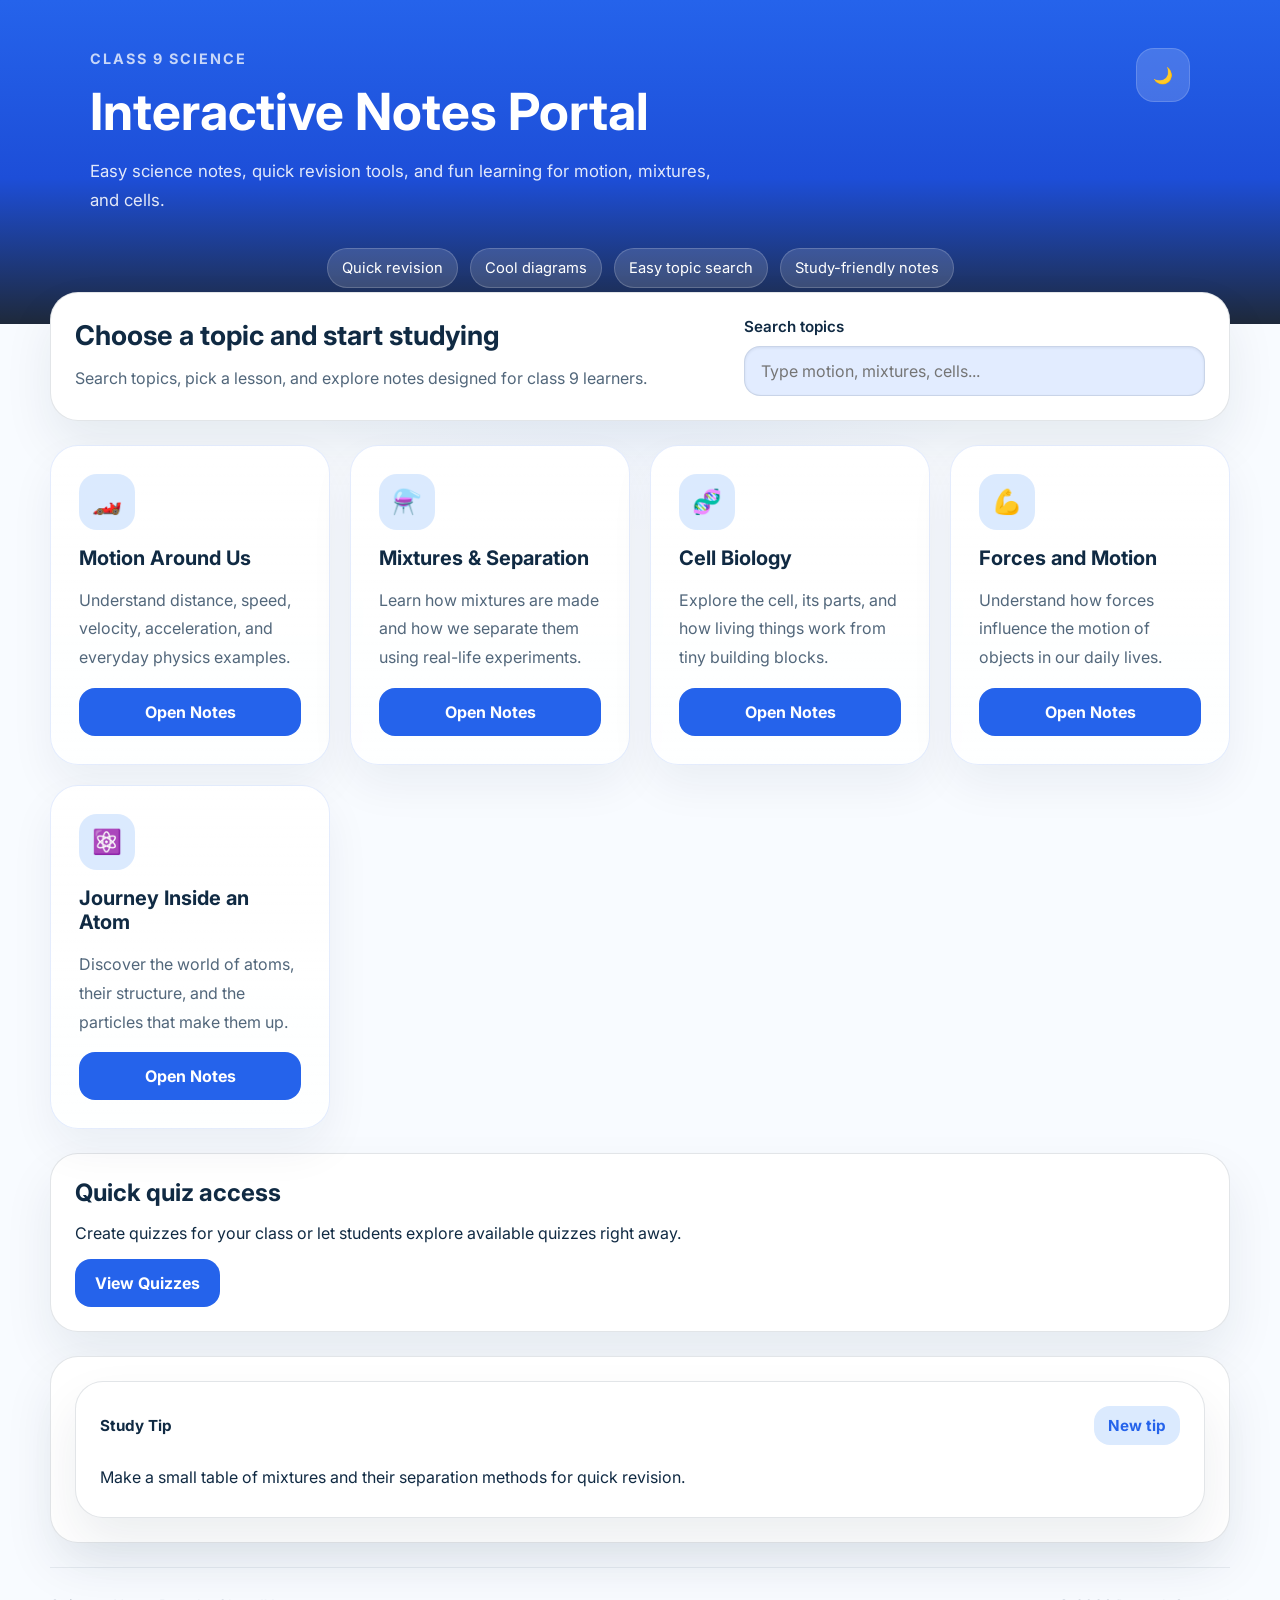
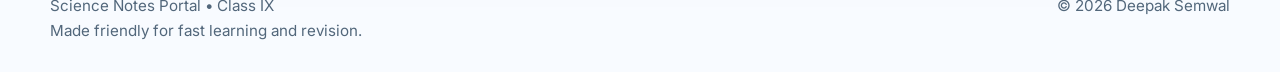
<file: index.html>
<!DOCTYPE html>
<html lang="en">

<head>
  <meta charset="UTF-8">
  <meta name="viewport" content="width=device-width, initial-scale=1.0">
  <title>Science Notes Portal</title>
  <link rel="preconnect" href="https://fonts.googleapis.com">
  <link rel="preconnect" href="https://fonts.gstatic.com" crossorigin>
  <link href="https://fonts.googleapis.com/css2?family=Inter:wght@400;500;600;700;800&display=swap" rel="stylesheet">
  <link rel="stylesheet" href="style.css">
  <script defer src="app.js"></script>
</head>

<body data-theme="light">

  <header class="hero">
    <div class="hero-content">
      <div>
        <span class="eyebrow">Class 9 Science</span>
        <h1>Interactive Notes Portal</h1>
        <p>Easy science notes, quick revision tools, and fun learning for motion, mixtures, and cells.</p>
      </div>
      <button id="themeToggle" class="theme-toggle" aria-label="Toggle theme">🌙</button>
    </div>
    <div class="hero-badges">
      <span>Quick revision</span>
      <span>Cool diagrams</span>
      <span>Easy topic search</span>
      <span>Study-friendly notes</span>
    </div>
  </header>

  <main class="container">
    <section class="panel intro-panel">
      <div class="panel-text">
        <h2>Choose a topic and start studying</h2>
        <p>Search topics, pick a lesson, and explore notes designed for class 9 learners.</p>
      </div>
      <div class="search-wrap">
        <label for="topicSearch">Search topics</label>
        <input id="topicSearch" type="search" placeholder="Type motion, mixtures, cells..." aria-label="Search topics">
      </div>
    </section>

    <section class="grid topics" aria-label="Topic cards">
      <article class="topic-card" data-title="Describing Motion Around Us"
        data-description="Distance Displacement Speed Velocity Acceleration">
        <div class="topic-icon">🏎️</div>
        <h3>Motion Around Us</h3>
        <p>Understand distance, speed, velocity, acceleration, and everyday physics examples.</p>
        <a href="notes/motion.html" class="btn">Open Notes</a>
      </article>

      <article class="topic-card" data-title="Exploring Mixtures and Their Separation"
        data-description="Separation techniques crystallisation distillation chromatography">
        <div class="topic-icon">⚗️</div>
        <h3>Mixtures & Separation</h3>
        <p>Learn how mixtures are made and how we separate them using real-life experiments.</p>
        <a href="notes/mixtures-separation.html" class="btn">Open Notes</a>
      </article>

      <article class="topic-card" data-title="Cell The Building Block of Life"
        data-description="Cell organelles membrane nucleus cytoplasm osmosis">
        <div class="topic-icon">🧬</div>
        <h3>Cell Biology</h3>
        <p>Explore the cell, its parts, and how living things work from tiny building blocks.</p>
        <a href="notes/cell_notes.html" class="btn">Open Notes</a>
      </article>

      <article class="topic-card" data-title="How Forces Affect Motion"
        data-description="Forces friction gravity motion">
        <div class="topic-icon">💪</div>
        <h3>Forces and Motion</h3>
        <p>Understand how forces influence the motion of objects in our daily lives.</p>
        <a href="notes/force.html" class="btn">Open Notes</a>
      </article>

      <article class="topic-card" data-title="Journey Inside an Atom"
        data-description="Atomic structure protons neutrons electrons periodic table">
        <div class="topic-icon">⚛️</div>
        <h3>Journey Inside an Atom</h3>
        <p>Discover the world of atoms, their structure, and the particles that make them up.</p>
        <a href="notes/atom.html" class="btn">Open Notes</a>
      </article>
    </section>

    <section class="panel quick-access-panel">
      <h2>Quick quiz access</h2>
      <p>Create quizzes for your class or let students explore available quizzes right away.</p>
      <div class="quick-links">

        <a href="quizzes.html" class="btn">View Quizzes</a>
      </div>
    </section>

    <section class="panel interactive-panel">
      <div class="interactive-card">
        <div class="card-header">
          <span>Study Tip</span>
          <button id="newTip" class="mini-btn">New tip</button>
        </div>
        <p id="studyTip">Loading a helpful study tip...</p>
      </div>
    </section>
  </main>

  <footer class="footer">
    <div>
      <p>Science Notes Portal • Class IX</p>
      <p>Made friendly for fast learning and revision.</p>
    </div>
    <p>© 2026 Deepak Semwal</p>
  </footer>

</body>

</html>
</file>
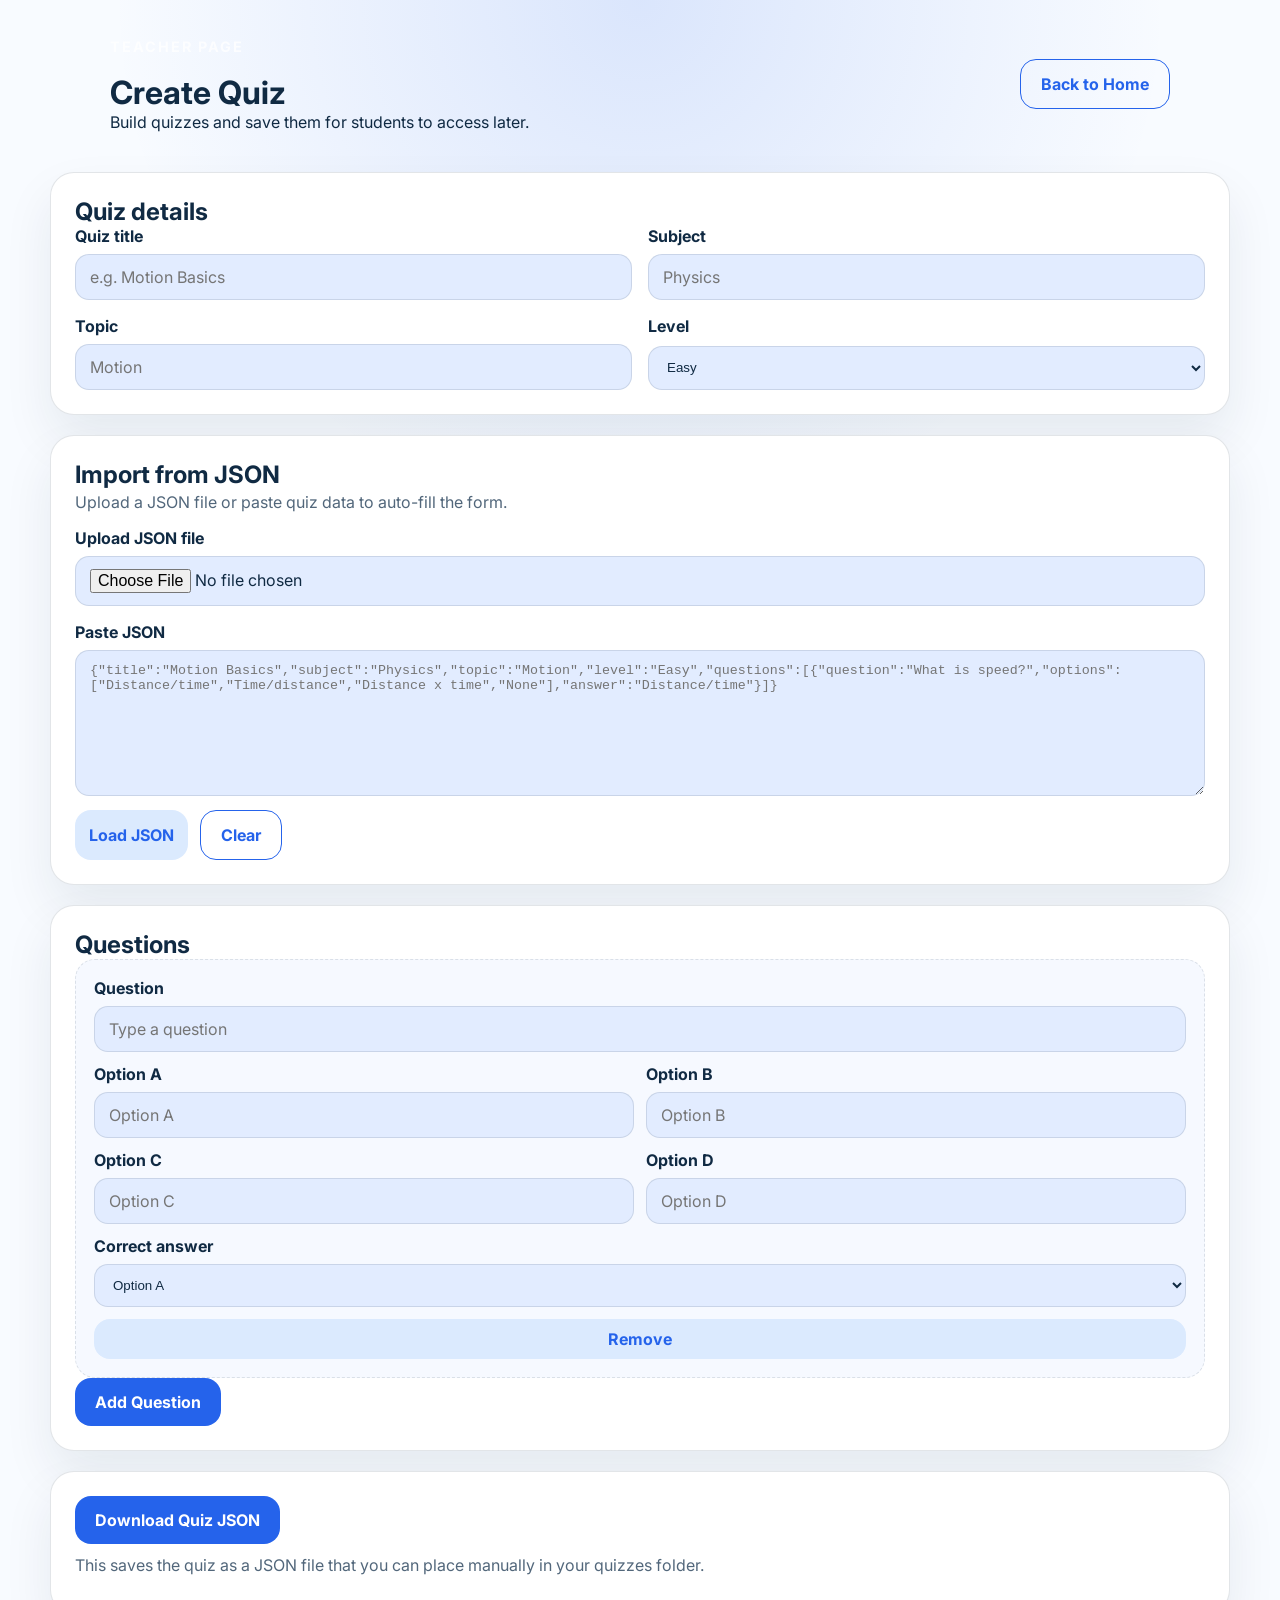
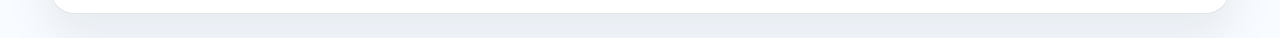
<file: create-quizz.html>
<!DOCTYPE html>
<html lang="en">

<head>
    <meta charset="UTF-8">
    <meta name="viewport" content="width=device-width, initial-scale=1.0">
    <title>Create Quiz</title>
    <link rel="preconnect" href="https://fonts.googleapis.com">
    <link rel="preconnect" href="https://fonts.gstatic.com" crossorigin>
    <link href="https://fonts.googleapis.com/css2?family=Inter:wght@400;500;600;700;800&display=swap" rel="stylesheet">
    <link rel="stylesheet" href="style.css">
    <script defer src="app.js"></script>
</head>

<body data-theme="light">
    <header class="page-header">
        <div>
            <span class="eyebrow">Teacher page</span>
            <h1>Create Quiz</h1>
            <p>Build quizzes and save them for students to access later.</p>
        </div>
        <a href="index.html" class="btn secondary">Back to Home</a>
    </header>

    <main class="container quiz-form">
        <section class="form-card">
            <h2>Quiz details</h2>
            <div class="form-grid">
                <div class="form-group">
                    <label for="quizTitle">Quiz title</label>
                    <input id="quizTitle" type="text" placeholder="e.g. Motion Basics">
                </div>
                <div class="form-group">
                    <label for="quizSubject">Subject</label>
                    <input id="quizSubject" type="text" placeholder="Physics">
                </div>
                <div class="form-group">
                    <label for="quizTopic">Topic</label>
                    <input id="quizTopic" type="text" placeholder="Motion">
                </div>
                <div class="form-group">
                    <label for="quizLevel">Level</label>
                    <select id="quizLevel">
                        <option>Easy</option>
                        <option>Medium</option>
                        <option>Hard</option>
                    </select>
                </div>
            </div>
        </section>

        <section class="form-card">
            <h2>Import from JSON</h2>
            <p class="helper-text">Upload a JSON file or paste quiz data to auto-fill the form.</p>
            <div class="import-grid">
                <div class="form-group">
                    <label for="quizJsonFile">Upload JSON file</label>
                    <input id="quizJsonFile" type="file" accept="application/json">
                </div>
                <div class="form-group">
                    <label for="quizJsonInput">Paste JSON</label>
                    <textarea id="quizJsonInput" rows="8"
                        placeholder='{"title":"Motion Basics","subject":"Physics","topic":"Motion","level":"Easy","questions":[{"question":"What is speed?","options":["Distance/time","Time/distance","Distance x time","None"],"answer":"Distance/time"}]}'></textarea>
                </div>
            </div>
            <div class="import-actions">
                <button id="importJsonBtn" class="mini-btn" type="button">Load JSON</button>
                <button id="clearImportBtn" class="btn secondary" type="button">Clear</button>
            </div>
            <p id="importStatus" class="helper-text"></p>
        </section>

        <section class="form-card">
            <h2>Questions</h2>
            <div id="questionContainer"></div>
            <button id="addQuestionBtn" class="btn" type="button">Add Question</button>
        </section>

        <section class="form-card">
            <button id="saveQuizBtn" class="btn" type="button">Download Quiz JSON</button>
            <p class="helper-text" style="margin-top: 8px;">This saves the quiz as a JSON file that you can place
                manually in your quizzes folder.</p>
            <p id="saveStatus" style="margin-top: 10px;"></p>
        </section>
    </main>
</body>

</html>
</file>
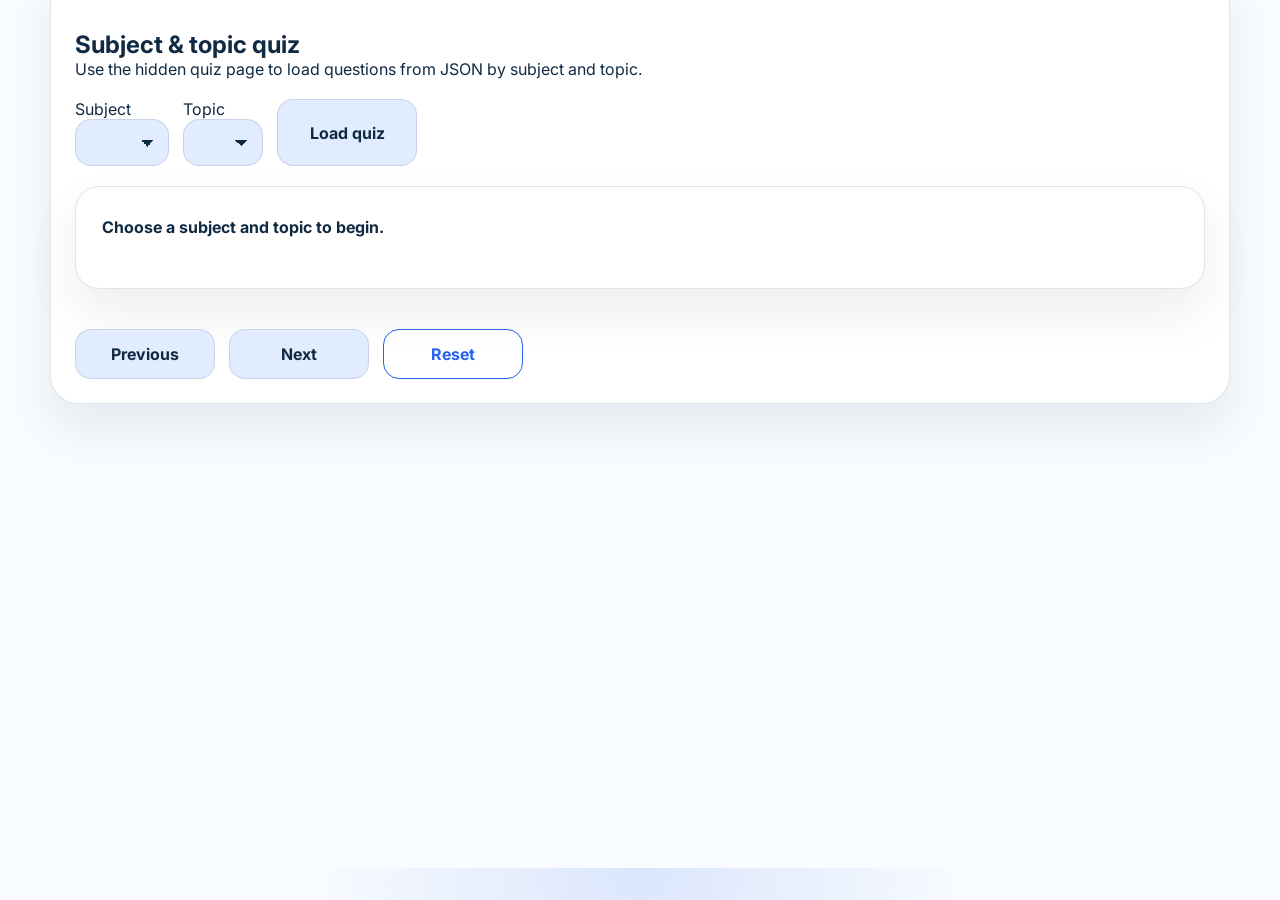
<file: quiz.html>
<!DOCTYPE html>
<html lang="en">

<head>
    <meta charset="UTF-8">
    <meta name="viewport" content="width=device-width, initial-scale=1.0">
    <title>Hidden Quiz Portal</title>
    <link rel="preconnect" href="https://fonts.googleapis.com">
    <link rel="preconnect" href="https://fonts.gstatic.com" crossorigin>
    <link href="https://fonts.googleapis.com/css2?family=Inter:wght@400;500;600;700;800&display=swap" rel="stylesheet">
    <link rel="stylesheet" href="style.css">
    <script defer src="app.js"></script>
</head>

<body data-theme="light">
    <main class="container">
        <section class="panel quiz-panel">
            <div>
                <span class="eyebrow">Hidden quiz</span>
                <h1>Subject &amp; topic quiz</h1>
                <p>Use the hidden quiz page to load questions from JSON by subject and topic.</p>
            </div>

            <div class="quiz-controls">
                <div>
                    <label for="quizSubject">Subject</label>
                    <select id="quizSubject"></select>
                </div>

                <div>
                    <label for="quizTopic">Topic</label>
                    <select id="quizTopic"></select>
                </div>

                <button id="startQuiz" class="btn">Load quiz</button>
            </div>

            <div class="quiz-play" hidden>
                <div class="question-card">
                    <p id="selectedInfo" class="quiz-question-text">Choose a subject and topic to begin.</p>
                </div>
                <div id="questionArea"></div>
                <div class="quiz-controls">
                    <button id="prevQuestion" class="mini-btn" type="button">Previous</button>
                    <button id="nextQuestion" class="mini-btn" type="button">Next</button>
                    <button id="resetQuiz" class="btn secondary" type="button">Reset</button>
                </div>
            </div>
        </section>
    </main>
</body>

</html>
</file>
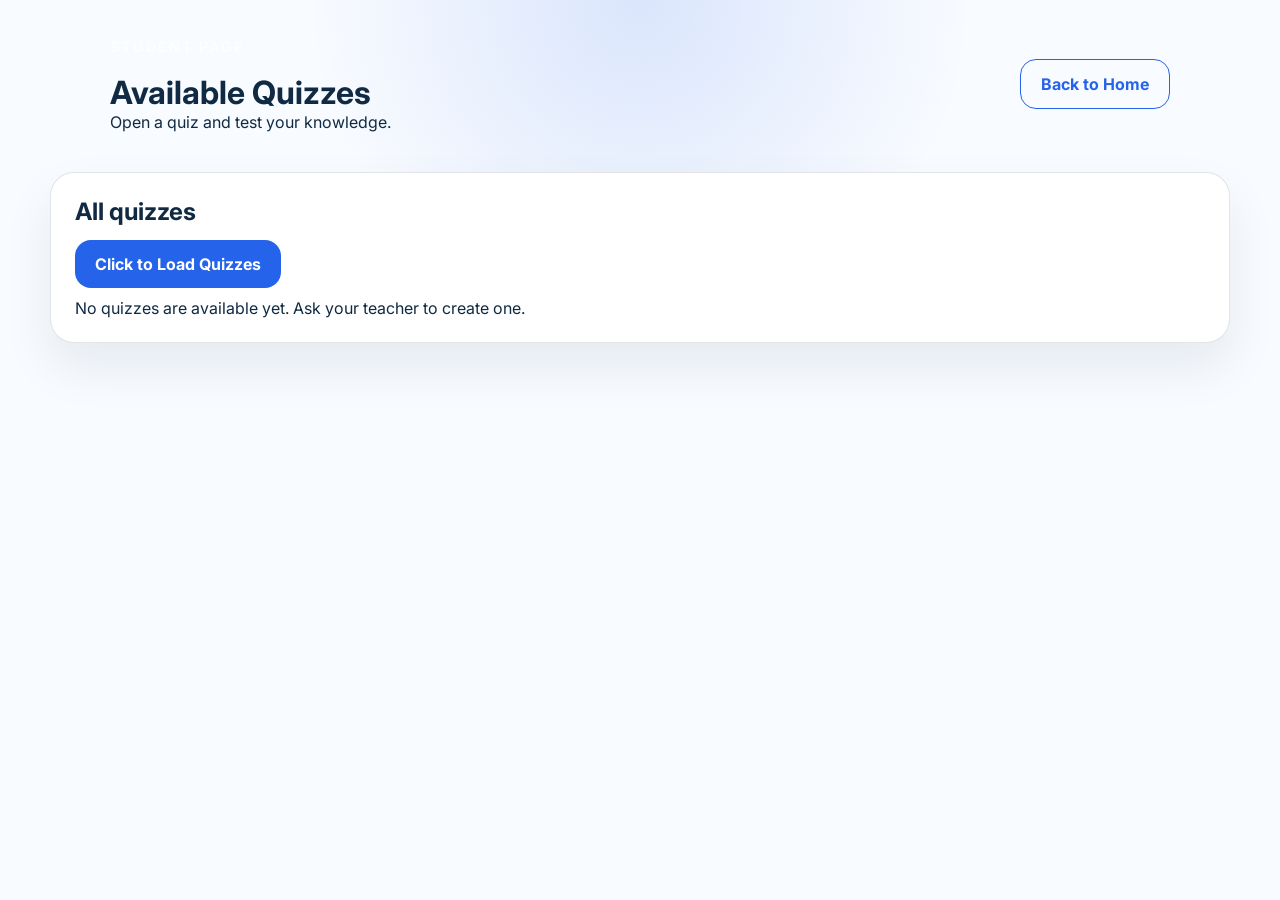
<file: quizzes.html>
<!DOCTYPE html>
<html lang="en">

<head>
    <meta charset="UTF-8">
    <meta name="viewport" content="width=device-width, initial-scale=1.0">
    <title>Available Quizzes</title>
    <link rel="preconnect" href="https://fonts.googleapis.com">
    <link rel="preconnect" href="https://fonts.gstatic.com" crossorigin>
    <link href="https://fonts.googleapis.com/css2?family=Inter:wght@400;500;600;700;800&display=swap" rel="stylesheet">
    <link rel="stylesheet" href="style.css">
    <script defer src="app.js"></script>
</head>

<body data-theme="light">
    <header class="page-header">
        <div>
            <span class="eyebrow">Student page</span>
            <h1>Available Quizzes</h1>
            <p>Open a quiz and test your knowledge.</p>
        </div>
        <a href="index.html" class="btn secondary">Back to Home</a>
    </header>

    <main class="container quiz-player">
        <section class="quiz-card">
            <h2>All quizzes</h2>
            <div class="import-actions">
                <button id="loadFolderBtn" class="btn" type="button">Click to Load Quizzes</button>
            </div>
            <p id="folderStatus" class="helper-text" style="margin-top: 10px;"></p>
            <div id="quizList" class="quiz-list"></div>
        </section>

        <section class="quiz-card" id="quizPlayerSection" hidden>
            <h2 id="playerTitle">Quiz</h2>
            <div id="playerContent"></div>
        </section>
    </main>
</body>

</html>
</file>
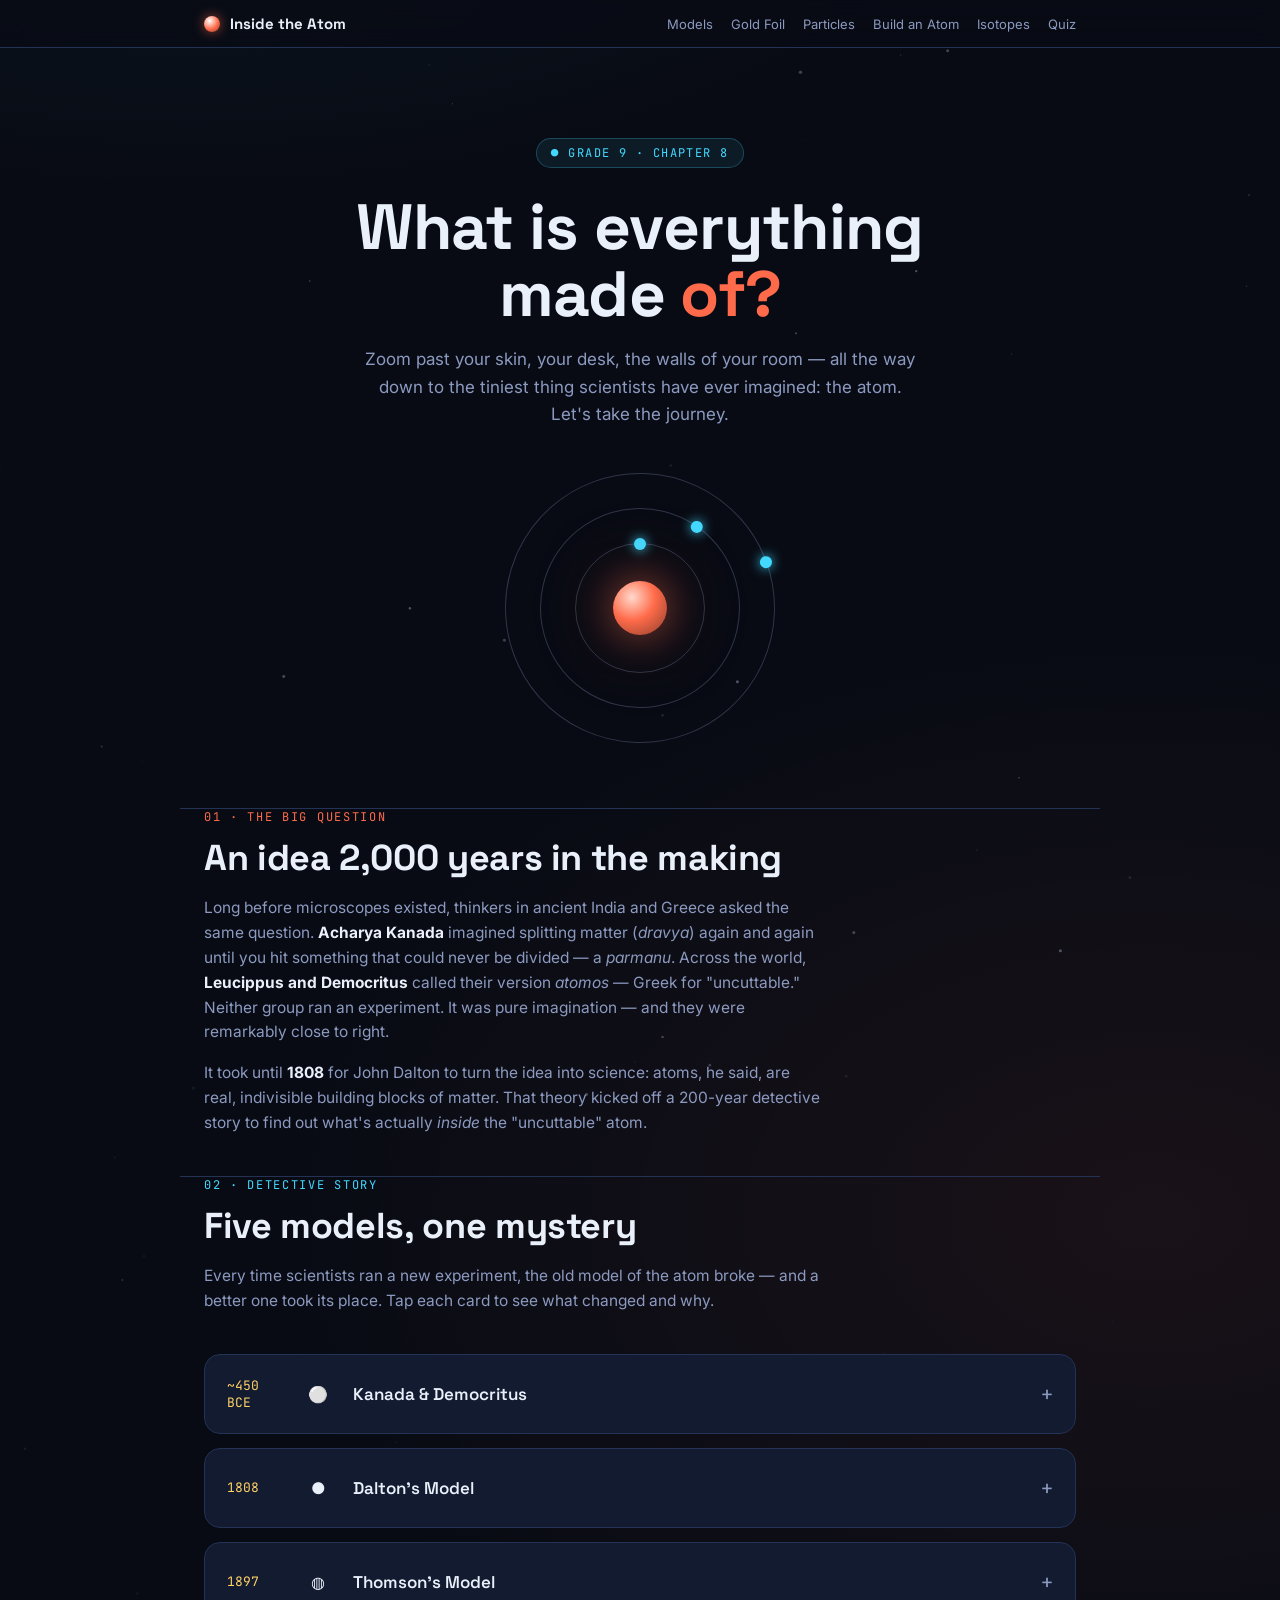
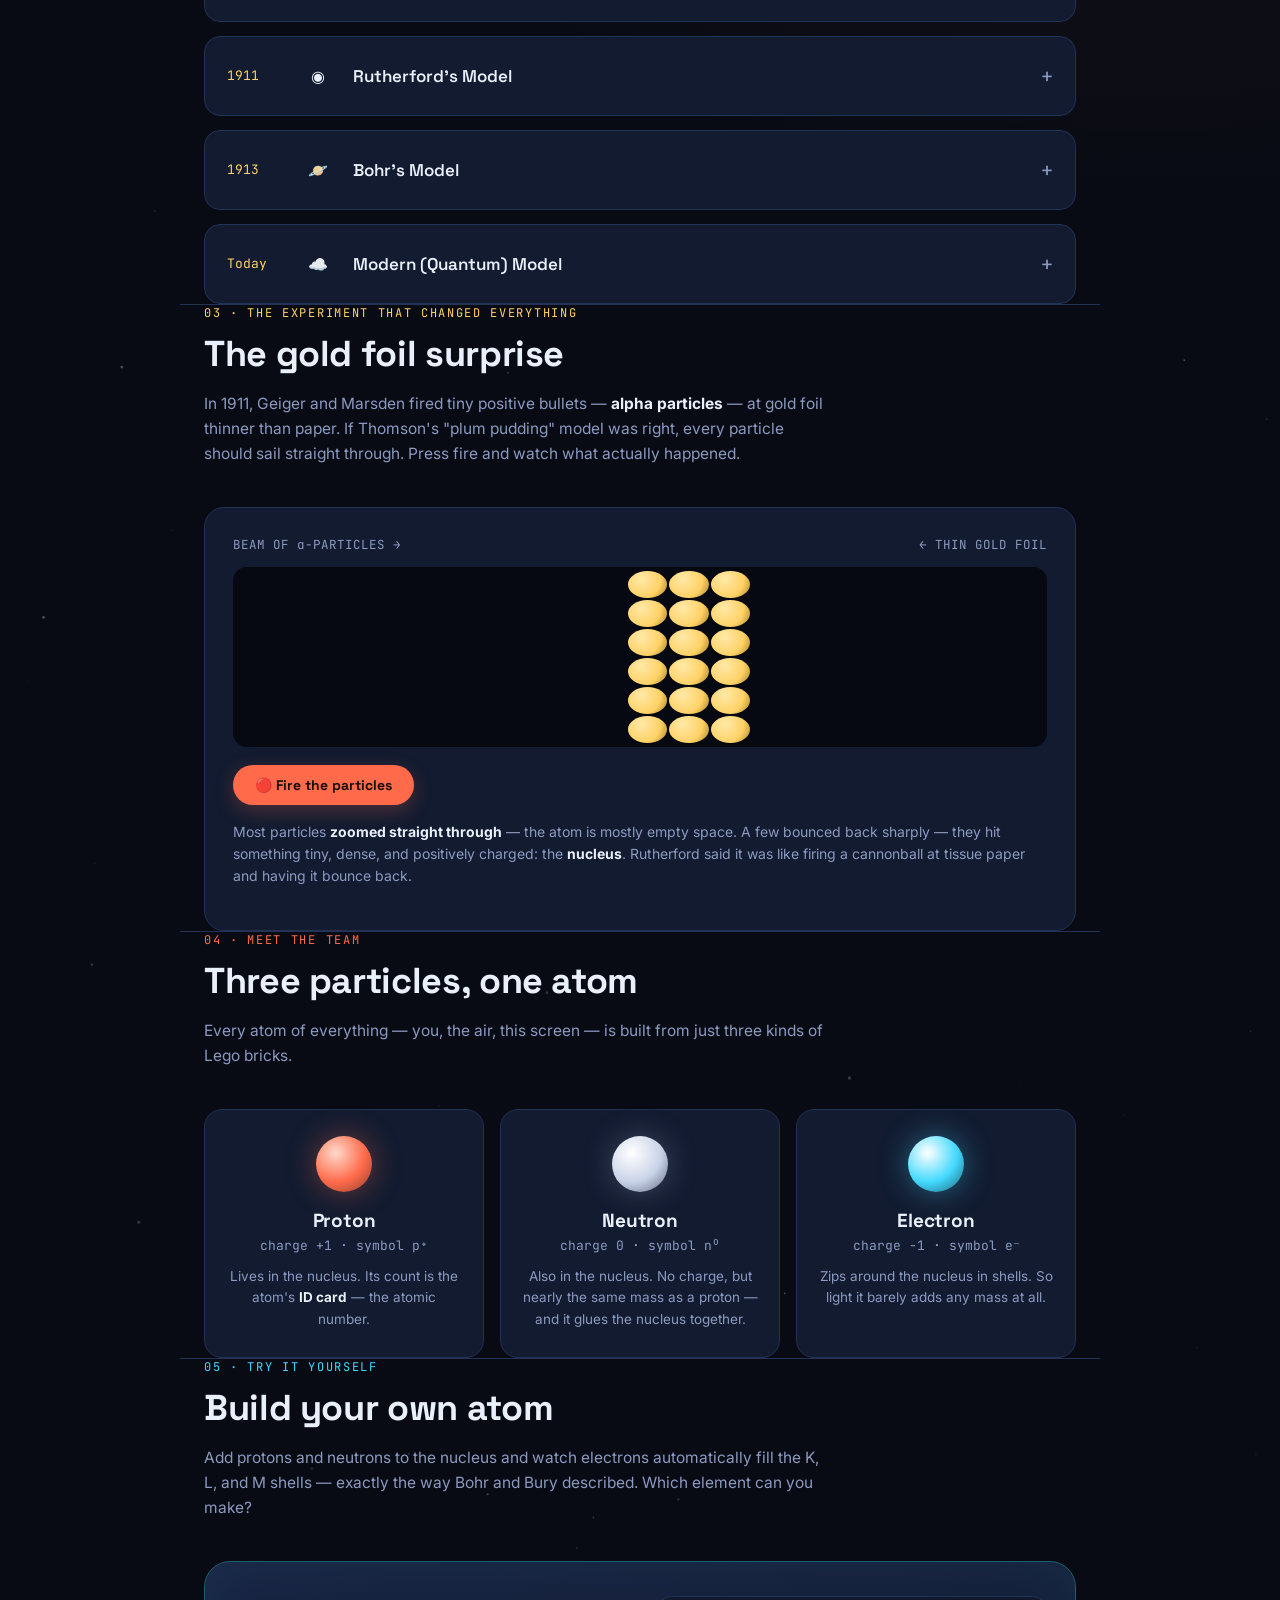
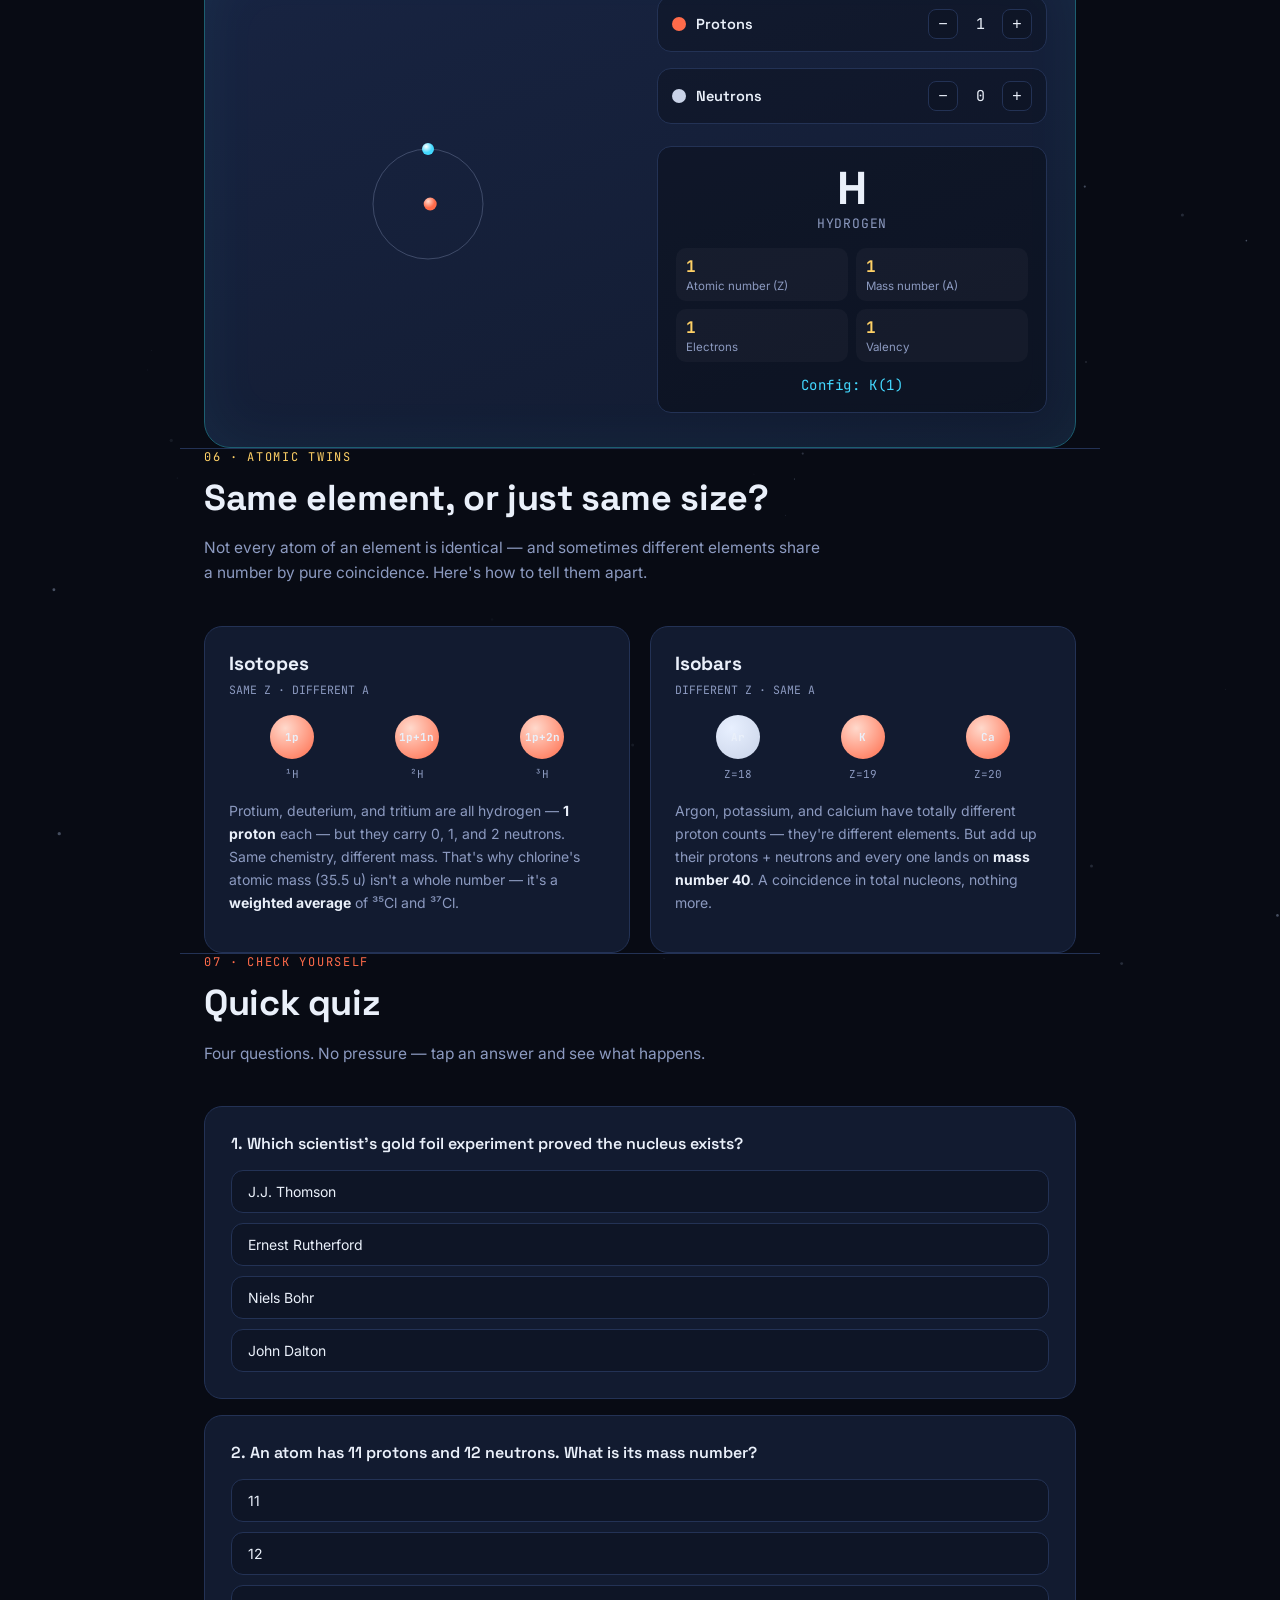
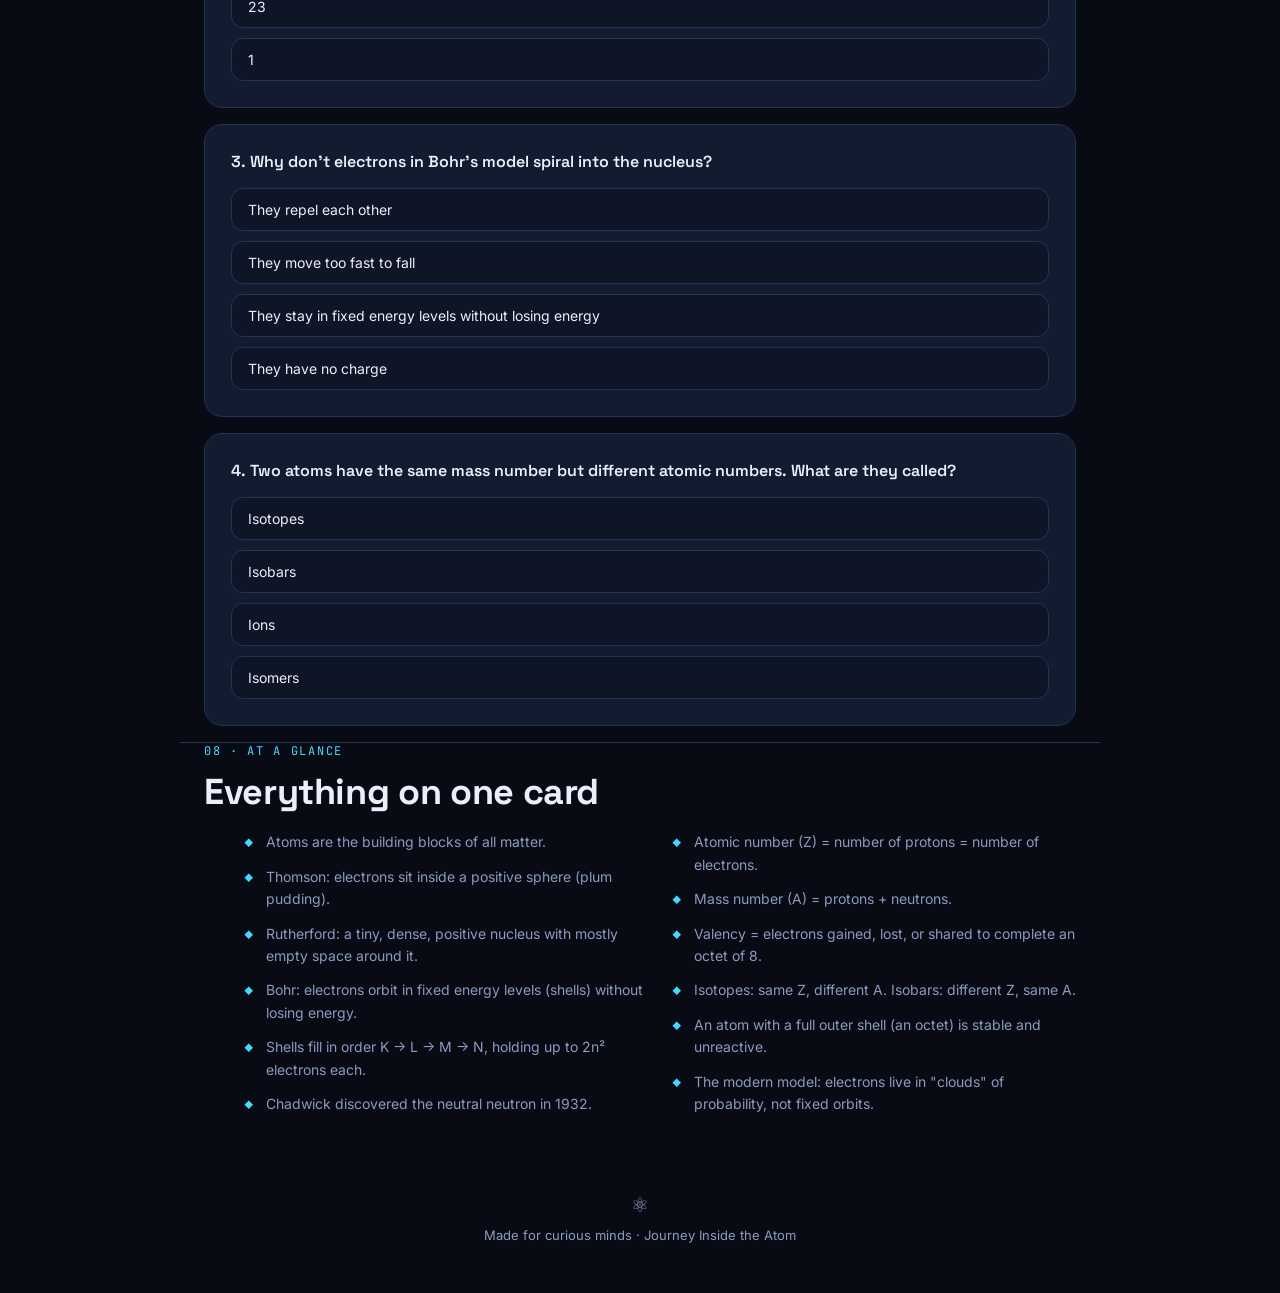
<file: notes/atom.html>
<!DOCTYPE html>
<html lang="en">
<head>
<meta charset="UTF-8">
<meta name="viewport" content="width=device-width, initial-scale=1.0">
<title>Journey Inside the Atom</title>
<link rel="preconnect" href="https://fonts.googleapis.com">
<link href="https://fonts.googleapis.com/css2?family=Space+Grotesk:wght@400;500;600;700&family=Inter:wght@400;500;600;700&family=JetBrains+Mono:wght@400;500;700&display=swap" rel="stylesheet">
<style>
  :root{
    --bg:#080B14;
    --bg2:#0E1526;
    --card:#121B30;
    --card-hi:#182442;
    --line:#233255;
    --text:#EAF0FA;
    --muted:#8C9AC0;
    --proton:#FF6B4A;
    --proton-dim:#8a3e2c;
    --neutron:#C9D3E8;
    --neutron-dim:#5c6480;
    --electron:#43D9FF;
    --electron-dim:#1c5f70;
    --gold:#FFD166;
  }
  *{box-sizing:border-box;}
  html{scroll-behavior:smooth;}
  body{
    margin:0;
    background:
      radial-gradient(ellipse 900px 500px at 15% -5%, rgba(67,217,255,0.08), transparent),
      radial-gradient(ellipse 900px 600px at 90% 20%, rgba(255,107,74,0.07), transparent),
      var(--bg);
    color:var(--text);
    font-family:'Inter',sans-serif;
    -webkit-font-smoothing:antialiased;
    overflow-x:hidden;
  }
  ::selection{ background:var(--electron); color:#04141c;}

  h1,h2,h3,.display{ font-family:'Space Grotesk',sans-serif; letter-spacing:-0.01em;}
  .mono{ font-family:'JetBrains Mono',monospace; }

  a{color:inherit;}
  .wrap{ max-width:920px; margin:0 auto; padding:0 24px; }

  /* Starfield dots */
  .stars{ position:fixed; inset:0; z-index:0; pointer-events:none; opacity:0.5;}

  /* ---------- NAV ---------- */
  nav{
    position:sticky; top:0; z-index:50;
    backdrop-filter:blur(10px);
    background:rgba(8,11,20,0.75);
    border-bottom:1px solid var(--line);
  }
  .navrow{ display:flex; align-items:center; justify-content:space-between; padding:14px 24px; max-width:920px; margin:0 auto;}
  .brand{ display:flex; align-items:center; gap:10px; font-family:'Space Grotesk'; font-weight:700; font-size:15px;}
  .brand-dot{ width:16px; height:16px; border-radius:50%; background:radial-gradient(circle at 35% 30%, #fff, var(--proton) 55%, var(--proton-dim)); box-shadow:0 0 12px rgba(255,107,74,0.6);}
  .navlinks{ display:flex; gap:18px; font-size:13px; color:var(--muted);}
  .navlinks a{ text-decoration:none; transition:color .2s;}
  .navlinks a:hover{ color:var(--electron);}
  @media (max-width:640px){ .navlinks{ display:none; } }

  /* ---------- HERO ---------- */
  .hero{ position:relative; padding:90px 24px 60px; text-align:center; z-index:1;}
  .eyebrow{
    display:inline-flex; align-items:center; gap:8px;
    font-family:'JetBrains Mono'; font-size:12px; letter-spacing:0.12em; text-transform:uppercase;
    color:var(--electron); background:rgba(67,217,255,0.08); border:1px solid rgba(67,217,255,0.25);
    padding:6px 14px; border-radius:999px; margin-bottom:26px;
  }
  .hero h1{ font-size:clamp(34px,7vw,64px); line-height:1.05; margin:0 0 18px; font-weight:700;}
  .hero h1 span{ color:var(--proton); }
  .hero p{ color:var(--muted); font-size:17px; max-width:560px; margin:0 auto 40px; line-height:1.6;}

  .atom-hero{ position:relative; width:280px; height:280px; margin:0 auto; }
  .nucleus-core{
    position:absolute; top:50%; left:50%; width:54px; height:54px; margin:-27px 0 0 -27px;
    border-radius:50%;
    background:radial-gradient(circle at 35% 30%, #FFD9CC, var(--proton) 45%, var(--proton-dim) 100%);
    box-shadow:0 0 40px rgba(255,107,74,0.55), 0 0 90px rgba(255,107,74,0.25);
    z-index:3;
  }
  .orbit{ position:absolute; top:50%; left:50%; border:1px solid rgba(140,154,192,0.3); border-radius:50%; transform-origin:center; }
  .orbit.o1{ width:130px; height:130px; margin:-65px 0 0 -65px; }
  .orbit.o2{ width:200px; height:200px; margin:-100px 0 0 -100px; transform:rotate(35deg);}
  .orbit.o3{ width:270px; height:270px; margin:-135px 0 0 -135px; transform:rotate(70deg);}
  .e{ position:absolute; width:12px; height:12px; border-radius:50%; background:var(--electron); box-shadow:0 0 12px var(--electron); top:-6px; left:50%; margin-left:-6px;}
  .orbit.o1{ animation:spin 4s linear infinite; }
  .orbit.o2{ animation:spin 7s linear infinite reverse; }
  .orbit.o3{ animation:spin 10s linear infinite; }
  @keyframes spin{ from{transform:rotate(0deg);} to{transform:rotate(360deg);} }
  .orbit.o2{ animation-name:spin2; }
  @keyframes spin2{ from{transform:rotate(35deg);} to{transform:rotate(395deg);} }
  .orbit.o3{ animation-name:spin3; }
  @keyframes spin3{ from{transform:rotate(70deg);} to{transform:rotate(-290deg);} }

  /* ---------- SECTION SHELL ---------- */
  section{ position:relative; z-index:1; padding:70px 0; }
  .kicker{ font-family:'JetBrains Mono'; font-size:12px; letter-spacing:0.14em; text-transform:uppercase; color:var(--proton); margin-bottom:10px; }
  .kicker.b{ color:var(--electron); }
  .kicker.g{ color:var(--gold); }
  h2.sec-title{ font-size:clamp(26px,4vw,36px); margin:0 0 14px; }
  .sec-sub{ color:var(--muted); max-width:620px; line-height:1.6; margin-bottom:40px; font-size:15.5px;}
  hr.div{ border:none; border-top:1px solid var(--line); max-width:920px; margin:0 auto; }

  /* ---------- TIMELINE ---------- */
  .timeline{ display:flex; flex-direction:column; gap:14px; }
  .tcard{
    background:var(--card); border:1px solid var(--line); border-radius:16px;
    padding:20px 22px; cursor:pointer; transition:border-color .2s, background .2s;
    position:relative; overflow:hidden;
  }
  .tcard:hover{ border-color:var(--electron); }
  .tcard.open{ background:var(--card-hi); border-color:var(--electron); }
  .thead{ display:flex; align-items:center; gap:16px; }
  .tyear{ font-family:'JetBrains Mono'; font-size:13px; color:var(--gold); width:56px; flex-shrink:0;}
  .ticon{ width:38px; height:38px; border-radius:50%; flex-shrink:0; display:flex; align-items:center; justify-content:center; font-size:16px; }
  .tname{ font-family:'Space Grotesk'; font-weight:600; font-size:17px; flex:1; }
  .tplus{ font-family:'JetBrains Mono'; color:var(--muted); font-size:20px; transition:transform .25s; }
  .tcard.open .tplus{ transform:rotate(45deg); color:var(--electron);}
  .tbody{ max-height:0; overflow:hidden; transition:max-height .35s ease; }
  .tcard.open .tbody{ max-height:220px; }
  .tbody-in{ padding-top:14px; color:var(--muted); font-size:14.5px; line-height:1.65; border-top:1px solid var(--line); margin-top:14px; }
  .tbody-in b{ color:var(--text); font-weight:600; }

  /* ---------- GOLD FOIL ---------- */
  .foil-box{ background:var(--card); border:1px solid var(--line); border-radius:20px; padding:28px; }
  .foil-stage{ position:relative; height:180px; background:#060911; border-radius:14px; overflow:hidden; margin-bottom:18px;}
  .foil-strip{ position:absolute; left:48%; top:0; bottom:0; width:16%; display:grid; grid-template-columns:repeat(3,1fr); grid-template-rows:repeat(6,1fr); gap:2px; padding:4px; }
  .gold-atom{ background:radial-gradient(circle at 35% 30%, #FFE9A8, var(--gold) 60%, #a3811f); border-radius:50%; }
  .alpha{ position:absolute; width:8px; height:8px; border-radius:50%; background:var(--proton); box-shadow:0 0 8px var(--proton); left:0; top:0; opacity:0; }
  .foil-caption{ display:flex; justify-content:space-between; font-size:12.5px; color:var(--muted); font-family:'JetBrains Mono'; margin-bottom:14px;}
  .fire-btn{
    background:var(--proton); color:#1a0d08; border:none; padding:11px 22px; border-radius:999px; font-family:'Space Grotesk'; font-weight:700; font-size:14px;
    cursor:pointer; transition:transform .15s, box-shadow .15s; box-shadow:0 6px 20px rgba(255,107,74,0.25);
  }
  .fire-btn:hover{ transform:translateY(-2px); box-shadow:0 10px 26px rgba(255,107,74,0.4); }
  .foil-note{ font-size:14px; color:var(--muted); line-height:1.6; }
  .foil-note b{ color:var(--text); }

  /* ---------- PARTICLES TABLE ---------- */
  .ptrio{ display:grid; grid-template-columns:repeat(3,1fr); gap:16px; }
  @media (max-width:700px){ .ptrio{ grid-template-columns:1fr; } }
  .pcard{ background:var(--card); border:1px solid var(--line); border-radius:18px; padding:26px 20px; text-align:center; transition:transform .2s; }
  .pcard:hover{ transform:translateY(-4px); }
  .porb{ width:56px; height:56px; border-radius:50%; margin:0 auto 16px; }
  .porb.proton{ background:radial-gradient(circle at 35% 30%,#FFD9CC,var(--proton) 55%,var(--proton-dim)); box-shadow:0 0 30px rgba(255,107,74,0.4);}
  .porb.neutron{ background:radial-gradient(circle at 35% 30%,#fff,var(--neutron) 55%,var(--neutron-dim)); box-shadow:0 0 30px rgba(201,211,232,0.25);}
  .porb.electron{ background:radial-gradient(circle at 35% 30%,#fff,var(--electron) 55%,var(--electron-dim)); box-shadow:0 0 30px rgba(67,217,255,0.4);}
  .pcard h3{ margin:0 0 4px; font-size:19px; }
  .pcharge{ font-family:'JetBrains Mono'; font-size:13px; color:var(--muted); margin-bottom:12px; }
  .pcard p{ font-size:13.5px; color:var(--muted); line-height:1.6; margin:0; }

  /* ---------- ATOM BUILDER (signature) ---------- */
  .builder{
    background:linear-gradient(160deg, var(--card-hi), var(--card));
    border:1px solid var(--electron-dim); border-radius:26px; padding:34px 28px;
    box-shadow:0 0 60px rgba(67,217,255,0.06) inset;
  }
  .builder-grid{ display:grid; grid-template-columns:1fr 1fr; gap:34px; align-items:center; }
  @media (max-width:760px){ .builder-grid{ grid-template-columns:1fr; } }
  .stage-wrap{ display:flex; align-items:center; justify-content:center; }
  #atomStage{ width:100%; max-width:320px; aspect-ratio:1; }
  .controls{ display:flex; flex-direction:column; gap:16px; }
  .ctrl-row{ display:flex; align-items:center; justify-content:space-between; background:rgba(0,0,0,0.25); border:1px solid var(--line); border-radius:14px; padding:12px 14px; }
  .ctrl-label{ display:flex; align-items:center; gap:10px; font-family:'Space Grotesk'; font-weight:600; font-size:14.5px; }
  .swatch{ width:14px; height:14px; border-radius:50%; }
  .swatch.p{ background:var(--proton); }
  .swatch.n{ background:var(--neutron); }
  .swatch.e{ background:var(--electron); }
  .ctrl-buttons{ display:flex; align-items:center; gap:10px; }
  .stepper{ width:30px; height:30px; border-radius:8px; border:1px solid var(--line); background:var(--bg2); color:var(--text); font-size:16px; cursor:pointer; display:flex; align-items:center; justify-content:center; transition:background .15s;}
  .stepper:hover{ background:var(--card-hi); border-color:var(--electron); }
  .ctrl-val{ font-family:'JetBrains Mono'; width:24px; text-align:center; font-size:15px; }
  .readout{ margin-top:6px; background:rgba(0,0,0,0.3); border:1px solid var(--line); border-radius:14px; padding:18px; }
  .readout-symbol{ font-family:'Space Grotesk'; font-weight:700; font-size:46px; text-align:center; line-height:1; }
  .readout-name{ text-align:center; color:var(--muted); font-size:13px; margin-top:4px; font-family:'JetBrains Mono'; letter-spacing:0.06em; text-transform:uppercase;}
  .readout-facts{ display:grid; grid-template-columns:1fr 1fr; gap:8px; margin-top:16px; font-size:13px; }
  .fact{ background:rgba(255,255,255,0.03); border-radius:10px; padding:8px 10px; }
  .fact b{ display:block; font-family:'JetBrains Mono'; font-size:16px; color:var(--gold); }
  .fact span{ color:var(--muted); font-size:11.5px; }
  .config-line{ margin-top:14px; text-align:center; font-family:'JetBrains Mono'; font-size:14px; color:var(--electron); letter-spacing:0.04em;}

  /* ---------- ISOTOPES / ISOBARS ---------- */
  .compare{ display:grid; grid-template-columns:1fr 1fr; gap:20px; }
  @media (max-width:700px){ .compare{ grid-template-columns:1fr; } }
  .cbox{ background:var(--card); border:1px solid var(--line); border-radius:18px; padding:24px; }
  .cbox h3{ margin:0 0 6px; font-size:19px; }
  .cbox .tag{ font-family:'JetBrains Mono'; font-size:11.5px; color:var(--muted); margin-bottom:16px; display:block;}
  .trio{ display:flex; justify-content:space-around; margin:18px 0; }
  .mini-atom{ text-align:center; }
  .mini-nuc{ width:44px; height:44px; border-radius:50%; margin:0 auto 8px; display:flex; align-items:center; justify-content:center; font-family:'JetBrains Mono'; font-size:11px; font-weight:700;}
  .mini-nuc.iso1{ background:radial-gradient(circle at 35% 30%,#FFD9CC,var(--proton)); }
  .mini-nuc.iso2{ background:radial-gradient(circle at 35% 30%,#FFD9CC,var(--proton)); }
  .mini-nuc.iso3{ background:radial-gradient(circle at 35% 30%,#FFD9CC,var(--proton)); }
  .mini-label{ font-size:11px; color:var(--muted); font-family:'JetBrains Mono'; }
  .cbox p{ color:var(--muted); font-size:14px; line-height:1.65; }
  .cbox p b{ color:var(--text); }

  /* ---------- QUIZ ---------- */
  .quiz-card{ background:var(--card); border:1px solid var(--line); border-radius:18px; padding:26px; margin-bottom:16px; }
  .qtext{ font-family:'Space Grotesk'; font-weight:600; font-size:16px; margin-bottom:16px; }
  .qopts{ display:grid; gap:10px; }
  .qopt{ text-align:left; background:var(--bg2); border:1px solid var(--line); color:var(--text); padding:12px 16px; border-radius:12px; cursor:pointer; font-family:'Inter'; font-size:14px; transition:all .15s; }
  .qopt:hover{ border-color:var(--electron); }
  .qopt.correct{ background:rgba(90,214,140,0.12); border-color:#5ad68c; color:#bdf2d1; }
  .qopt.wrong{ background:rgba(255,107,74,0.12); border-color:var(--proton); color:#ffcabb; }
  .qfeedback{ margin-top:12px; font-size:13.5px; color:var(--muted); display:none; }
  .qfeedback.show{ display:block; }
  .score-pill{ position:sticky; bottom:20px; float:right; margin-top:-8px; background:var(--card-hi); border:1px solid var(--electron-dim); padding:8px 16px; border-radius:999px; font-family:'JetBrains Mono'; font-size:13px; z-index:10;}

  /* ---------- GLANCE ---------- */
  .glance{ columns:2; column-gap:24px; }
  @media (max-width:700px){ .glance{ columns:1; } }
  .glance li{ break-inside:avoid; margin-bottom:12px; font-size:14px; color:var(--muted); line-height:1.6; list-style:none; position:relative; padding-left:22px; }
  .glance li::before{ content:"◆"; color:var(--electron); position:absolute; left:0; font-size:9px; top:5px; }

  footer{ text-align:center; padding:50px 24px; color:var(--muted); font-size:13px; }
  .footer-atom{ font-size:20px; margin-bottom:10px; }

  .fade-up{ opacity:0; transform:translateY(18px); transition:opacity .6s ease, transform .6s ease; }
  .fade-up.in{ opacity:1; transform:none; }
</style>
</head>
<body>

<canvas class="stars" id="stars"></canvas>

<nav>
  <div class="navrow">
    <div class="brand"><span class="brand-dot"></span> Inside the Atom</div>
    <div class="navlinks">
      <a href="#models">Models</a>
      <a href="#foil">Gold Foil</a>
      <a href="#particles">Particles</a>
      <a href="#builder">Build an Atom</a>
      <a href="#twins">Isotopes</a>
      <a href="#quiz">Quiz</a>
    </div>
  </div>
</nav>

<header class="hero">
  <div class="eyebrow">● Grade 9 · Chapter 8</div>
  <h1>What is everything<br>made <span>of?</span></h1>
  <p>Zoom past your skin, your desk, the walls of your room — all the way down to the tiniest thing scientists have ever imagined: the atom. Let's take the journey.</p>
  <div class="atom-hero" aria-hidden="true">
    <div class="orbit o1"><span class="e"></span></div>
    <div class="orbit o2"><span class="e"></span></div>
    <div class="orbit o3"><span class="e"></span></div>
    <div class="nucleus-core"></div>
  </div>
</header>

<hr class="div">

<!-- INTRO -->
<section class="wrap fade-up">
  <div class="kicker">01 · The Big Question</div>
  <h2 class="sec-title">An idea 2,000 years in the making</h2>
  <p class="sec-sub">Long before microscopes existed, thinkers in ancient India and Greece asked the same question. <b style="color:var(--text)">Acharya Kanada</b> imagined splitting matter (<i>dravya</i>) again and again until you hit something that could never be divided — a <i>parmanu</i>. Across the world, <b style="color:var(--text)">Leucippus and Democritus</b> called their version <i>atomos</i> — Greek for "uncuttable." Neither group ran an experiment. It was pure imagination — and they were remarkably close to right.</p>
  <p class="sec-sub" style="margin-top:-24px;">It took until <b style="color:var(--text)">1808</b> for John Dalton to turn the idea into science: atoms, he said, are real, indivisible building blocks of matter. That theory kicked off a 200-year detective story to find out what's actually <i>inside</i> the "uncuttable" atom.</p>
</section>

<hr class="div">

<!-- MODELS TIMELINE -->
<section class="wrap fade-up" id="models">
  <div class="kicker b">02 · Detective Story</div>
  <h2 class="sec-title">Five models, one mystery</h2>
  <p class="sec-sub">Every time scientists ran a new experiment, the old model of the atom broke — and a better one took its place. Tap each card to see what changed and why.</p>
  <div class="timeline" id="timeline"></div>
</section>

<hr class="div">

<!-- GOLD FOIL -->
<section class="wrap fade-up" id="foil">
  <div class="kicker g">03 · The Experiment That Changed Everything</div>
  <h2 class="sec-title">The gold foil surprise</h2>
  <p class="sec-sub">In 1911, Geiger and Marsden fired tiny positive bullets — <b style="color:var(--text)">alpha particles</b> — at gold foil thinner than paper. If Thomson's "plum pudding" model was right, every particle should sail straight through. Press fire and watch what actually happened.</p>
  <div class="foil-box">
    <div class="foil-caption"><span>BEAM OF α-PARTICLES →</span><span>← THIN GOLD FOIL</span></div>
    <div class="foil-stage" id="foilStage">
      <div class="foil-strip" id="foilStrip"></div>
    </div>
    <button class="fire-btn" id="fireBtn">🔴 Fire the particles</button>
    <p class="foil-note" style="margin-top:16px;">Most particles <b>zoomed straight through</b> — the atom is mostly empty space. A few bounced back sharply — they hit something tiny, dense, and positively charged: the <b>nucleus</b>. Rutherford said it was like firing a cannonball at tissue paper and having it bounce back.</p>
  </div>
</section>

<hr class="div">

<!-- PARTICLES -->
<section class="wrap fade-up" id="particles">
  <div class="kicker">04 · Meet the Team</div>
  <h2 class="sec-title">Three particles, one atom</h2>
  <p class="sec-sub">Every atom of everything — you, the air, this screen — is built from just three kinds of Lego bricks.</p>
  <div class="ptrio">
    <div class="pcard"><div class="porb proton"></div><h3>Proton</h3><div class="pcharge mono">charge +1 · symbol p⁺</div><p>Lives in the nucleus. Its count is the atom's <b style="color:var(--text)">ID card</b> — the atomic number.</p></div>
    <div class="pcard"><div class="porb neutron"></div><h3>Neutron</h3><div class="pcharge mono">charge 0 · symbol n⁰</div><p>Also in the nucleus. No charge, but nearly the same mass as a proton — and it glues the nucleus together.</p></div>
    <div class="pcard"><div class="porb electron"></div><h3>Electron</h3><div class="pcharge mono">charge −1 · symbol e⁻</div><p>Zips around the nucleus in shells. So light it barely adds any mass at all.</p></div>
  </div>
</section>

<hr class="div">

<!-- ATOM BUILDER -->
<section class="wrap fade-up" id="builder">
  <div class="kicker b">05 · Try It Yourself</div>
  <h2 class="sec-title">Build your own atom</h2>
  <p class="sec-sub">Add protons and neutrons to the nucleus and watch electrons automatically fill the K, L, and M shells — exactly the way Bohr and Bury described. Which element can you make?</p>

  <div class="builder">
    <div class="builder-grid">
      <div class="stage-wrap"><svg id="atomStage" viewBox="0 0 320 320"></svg></div>
      <div class="controls">
        <div class="ctrl-row">
          <div class="ctrl-label"><span class="swatch p"></span> Protons</div>
          <div class="ctrl-buttons">
            <button class="stepper" onclick="changeProtons(-1)">−</button>
            <span class="ctrl-val mono" id="protonCount">1</span>
            <button class="stepper" onclick="changeProtons(1)">+</button>
          </div>
        </div>
        <div class="ctrl-row">
          <div class="ctrl-label"><span class="swatch n"></span> Neutrons</div>
          <div class="ctrl-buttons">
            <button class="stepper" onclick="changeNeutrons(-1)">−</button>
            <span class="ctrl-val mono" id="neutronCount">0</span>
            <button class="stepper" onclick="changeNeutrons(1)">+</button>
          </div>
        </div>
        <div class="readout">
          <div class="readout-symbol" id="elSymbol">H</div>
          <div class="readout-name" id="elName">Hydrogen</div>
          <div class="readout-facts">
            <div class="fact"><b id="factZ">1</b><span>Atomic number (Z)</span></div>
            <div class="fact"><b id="factA">1</b><span>Mass number (A)</span></div>
            <div class="fact"><b id="factE">1</b><span>Electrons</span></div>
            <div class="fact"><b id="factV">1</b><span>Valency</span></div>
          </div>
          <div class="config-line" id="configLine">Config: K(1)</div>
        </div>
      </div>
    </div>
  </div>
</section>

<hr class="div">

<!-- ISOTOPES / ISOBARS -->
<section class="wrap fade-up" id="twins">
  <div class="kicker g">06 · Atomic Twins</div>
  <h2 class="sec-title">Same element, or just same size?</h2>
  <p class="sec-sub">Not every atom of an element is identical — and sometimes different elements share a number by pure coincidence. Here's how to tell them apart.</p>
  <div class="compare">
    <div class="cbox">
      <h3>Isotopes</h3>
      <span class="tag">SAME Z · DIFFERENT A</span>
      <div class="trio">
        <div class="mini-atom"><div class="mini-nuc iso1">1p</div><div class="mini-label">¹H</div></div>
        <div class="mini-atom"><div class="mini-nuc iso2">1p+1n</div><div class="mini-label">²H</div></div>
        <div class="mini-atom"><div class="mini-nuc iso3">1p+2n</div><div class="mini-label">³H</div></div>
      </div>
      <p>Protium, deuterium, and tritium are all hydrogen — <b>1 proton</b> each — but they carry 0, 1, and 2 neutrons. Same chemistry, different mass. That's why chlorine's atomic mass (35.5 u) isn't a whole number — it's a <b>weighted average</b> of ³⁵Cl and ³⁷Cl.</p>
    </div>
    <div class="cbox">
      <h3>Isobars</h3>
      <span class="tag">DIFFERENT Z · SAME A</span>
      <div class="trio">
        <div class="mini-atom"><div class="mini-nuc iso1" style="background:radial-gradient(circle at 35% 30%,#e8f0ff,var(--neutron))">Ar</div><div class="mini-label">Z=18</div></div>
        <div class="mini-atom"><div class="mini-nuc iso2">K</div><div class="mini-label">Z=19</div></div>
        <div class="mini-atom"><div class="mini-nuc iso3">Ca</div><div class="mini-label">Z=20</div></div>
      </div>
      <p>Argon, potassium, and calcium have totally different proton counts — they're different elements. But add up their protons + neutrons and every one lands on <b>mass number 40</b>. A coincidence in total nucleons, nothing more.</p>
    </div>
  </div>
</section>

<hr class="div">

<!-- QUIZ -->
<section class="wrap fade-up" id="quiz">
  <div class="kicker">07 · Check Yourself</div>
  <h2 class="sec-title">Quick quiz</h2>
  <p class="sec-sub">Four questions. No pressure — tap an answer and see what happens.</p>
  <div id="quizWrap"></div>
</section>

<hr class="div">

<!-- AT A GLANCE -->
<section class="wrap fade-up">
  <div class="kicker b">08 · At a Glance</div>
  <h2 class="sec-title">Everything on one card</h2>
  <ul class="glance">
    <li>Atoms are the building blocks of all matter.</li>
    <li>Thomson: electrons sit inside a positive sphere (plum pudding).</li>
    <li>Rutherford: a tiny, dense, positive nucleus with mostly empty space around it.</li>
    <li>Bohr: electrons orbit in fixed energy levels (shells) without losing energy.</li>
    <li>Shells fill in order K → L → M → N, holding up to 2n² electrons each.</li>
    <li>Chadwick discovered the neutral neutron in 1932.</li>
    <li>Atomic number (Z) = number of protons = number of electrons.</li>
    <li>Mass number (A) = protons + neutrons.</li>
    <li>Valency = electrons gained, lost, or shared to complete an octet of 8.</li>
    <li>Isotopes: same Z, different A. Isobars: different Z, same A.</li>
    <li>An atom with a full outer shell (an octet) is stable and unreactive.</li>
    <li>The modern model: electrons live in "clouds" of probability, not fixed orbits.</li>
  </ul>
</section>

<footer>
  <div class="footer-atom">⚛</div>
  Made for curious minds · Journey Inside the Atom
</footer>

<script>
/* ---------------- starfield ---------------- */
(function(){
  const c=document.getElementById('stars'), ctx=c.getContext('2d');
  function resize(){ c.width=window.innerWidth; c.height=document.body.scrollHeight; }
  resize(); window.addEventListener('resize',resize);
  const stars=[]; for(let i=0;i<140;i++){ stars.push({x:Math.random()*c.width,y:Math.random()*c.height,r:Math.random()*1.4+0.3,a:Math.random()}); }
  function draw(){
    ctx.clearRect(0,0,c.width,c.height);
    stars.forEach(s=>{
      s.a += (Math.random()-0.5)*0.02; s.a=Math.max(0.1,Math.min(1,s.a));
      ctx.beginPath(); ctx.arc(s.x,s.y,s.r,0,7);
      ctx.fillStyle=`rgba(200,220,255,${s.a*0.7})`; ctx.fill();
    });
    requestAnimationFrame(draw);
  }
  draw();
})();

/* ---------------- fade-up on scroll ---------------- */
const io = new IntersectionObserver((entries)=>{
  entries.forEach(e=>{ if(e.isIntersecting) e.target.classList.add('in'); });
},{threshold:0.12});
document.querySelectorAll('.fade-up').forEach(el=>io.observe(el));

/* ---------------- timeline data ---------------- */
const models = [
  {year:"~450 BCE", icon:"⚪", color:"var(--neutron)", name:"Kanada & Democritus", desc:"<b>No experiments — just imagination.</b> Matter divided again and again eventually hits an \"uncuttable\" particle: parmanu (India) or atomos (Greece)."},
  {year:"1808", icon:"●", color:"var(--proton)", name:"Dalton's Model", desc:"<b>The atom as a solid ball.</b> Dalton proposed atoms are indivisible particles — the first idea based on real scientific experiments."},
  {year:"1897", icon:"◍", color:"var(--electron)", name:"Thomson's Model", desc:"<b>\"Plum pudding.\"</b> After discovering the electron, Thomson pictured it embedded in a sphere of positive charge, like seeds in a watermelon."},
  {year:"1911", icon:"◉", color:"var(--proton)", name:"Rutherford's Model", desc:"<b>The nuclear model.</b> The gold foil experiment revealed a tiny, dense, positive nucleus with electrons orbiting far away — mostly empty space."},
  {year:"1913", icon:"🪐", color:"var(--electron)", name:"Bohr's Model", desc:"<b>Fixed energy levels.</b> Electrons travel in specific shells (K, L, M...) without losing energy — finally explaining why atoms are stable."},
  {year:"Today", icon:"☁️", color:"var(--gold)", name:"Modern (Quantum) Model", desc:"<b>Electron clouds.</b> Electrons don't follow neat orbits — we can only predict regions where they're likely to be found. You'll meet this properly in higher grades."},
];
const tl=document.getElementById('timeline');
models.forEach((m,i)=>{
  const card=document.createElement('div'); card.className='tcard';
  card.innerHTML=`<div class="thead">
      <div class="tyear">${m.year}</div>
      <div class="ticon" style="background:${m.color}22; border:1px solid ${m.color}55;">${m.icon}</div>
      <div class="tname">${m.name}</div>
      <div class="tplus">+</div>
    </div>
    <div class="tbody"><div class="tbody-in">${m.desc}</div></div>`;
  card.addEventListener('click',()=>card.classList.toggle('open'));
  tl.appendChild(card);
});

/* ---------------- gold foil animation ---------------- */
const stage=document.getElementById('foilStage');
const strip=document.getElementById('foilStrip');
for(let i=0;i<18;i++){ const g=document.createElement('div'); g.className='gold-atom'; strip.appendChild(g); }

function fireParticles(){
  document.querySelectorAll('.alpha').forEach(a=>a.remove());
  const rows=8;
  for(let i=0;i<rows;i++){
    const p=document.createElement('div'); p.className='alpha';
    const y = 12 + i*20 + (Math.random()*6-3);
    p.style.top = y+'px';
    stage.appendChild(p);
    const outcome = Math.random();
    let deflectY = 0, endX = stage.clientWidth+20, bounce=false;
    if(outcome < 0.05){ bounce=true; endX = 40; deflectY = (Math.random()*40-20); }
    else if(outcome < 0.18){ deflectY = (Math.random()>0.5?1:-1)*(30+Math.random()*40); }
    animateParticle(p, y, endX, deflectY, bounce);
  }
}
function animateParticle(p, startY, endX, deflectY, bounce){
  const midX = stage.clientWidth*0.5;
  let t=0; p.style.opacity=1;
  const dur = bounce? 900: 1400;
  const start=performance.now();
  function step(now){
    let el = now-start; let progress = Math.min(el/dur,1);
    let x, y;
    if(progress < 0.45){
      x = progress/0.45 * midX;
      y = startY;
    } else {
      const p2 = (progress-0.45)/0.55;
      if(bounce){
        x = midX - p2*(midX-endX);
        y = startY + p2*deflectY;
      } else {
        x = midX + p2*(endX-midX);
        y = startY + p2*deflectY;
      }
    }
    p.style.transform = `translate(${x}px,${y}px)`;
    if(progress<1){ requestAnimationFrame(step); } else { p.style.opacity=0; setTimeout(()=>p.remove(),300); }
  }
  requestAnimationFrame(step);
}
document.getElementById('fireBtn').addEventListener('click', fireParticles);
setTimeout(fireParticles, 600);

/* ---------------- atom builder ---------------- */
const elements = ["","H","He","Li","Be","B","C","N","O","F","Ne","Na","Mg","Al","Si","P","S","Cl","Ar"];
const names = ["","Hydrogen","Helium","Lithium","Beryllium","Boron","Carbon","Nitrogen","Oxygen","Fluorine","Neon","Sodium","Magnesium","Aluminium","Silicon","Phosphorus","Sulfur","Chlorine","Argon"];
let protons=1, neutrons=0;

function changeProtons(d){ protons=Math.max(1,Math.min(18,protons+d)); renderAtom(); }
function changeNeutrons(d){ neutrons=Math.max(0,Math.min(22,neutrons+d)); renderAtom(); }

function shellFill(e){
  const shells=[]; let remain=e;
  const caps=[2,8,8];
  for(const cap of caps){ if(remain<=0) break; const put=Math.min(cap,remain); shells.push(put); remain-=put; }
  return shells;
}
function valencyOf(shells){
  if(shells.length===0) return 0;
  const outer=shells[shells.length-1];
  if(shells.length===1) return outer===2?0:outer;
  if(outer===8) return 0;
  return outer<=4? outer : 8-outer;
}

function renderAtom(){
  const Z=protons, A=protons+neutrons;
  document.getElementById('protonCount').textContent=protons;
  document.getElementById('neutronCount').textContent=neutrons;
  document.getElementById('elSymbol').textContent=elements[Z];
  document.getElementById('elName').textContent=names[Z];
  document.getElementById('factZ').textContent=Z;
  document.getElementById('factA').textContent=A;
  document.getElementById('factE').textContent=Z;
  const shells=shellFill(Z);
  const shellNames=['K','L','M'];
  document.getElementById('configLine').textContent='Config: '+shells.map((s,i)=>shellNames[i]+'('+s+')').join(' ');
  document.getElementById('factV').textContent=valencyOf(shells);

  const svg=document.getElementById('atomStage');
  svg.innerHTML='';
  const cx=160, cy=160;
  // nucleus: pack protons(orange) + neutrons(gray) as small circles near center
  const nucParticles=[];
  for(let i=0;i<protons;i++) nucParticles.push('p');
  for(let i=0;i<neutrons;i++) nucParticles.push('n');
  const nucR = Math.min(46, 16+nucParticles.length*1.6);
  nucParticles.forEach((type,i)=>{
    const ang = (i/nucParticles.length)*Math.PI*2 + i;
    const rad = Math.random()*nucR*0.55;
    const px = cx + Math.cos(ang)*rad*0.7;
    const py = cy + Math.sin(ang)*rad*0.7;
    const c = document.createElementNS('http://www.w3.org/2000/svg','circle');
    c.setAttribute('cx',px); c.setAttribute('cy',py); c.setAttribute('r',6.5);
    c.setAttribute('fill', type==='p' ? 'url(#pGrad)' : 'url(#nGrad)');
    svg.appendChild(c);
  });

  // gradient defs
  const defs=document.createElementNS('http://www.w3.org/2000/svg','defs');
  defs.innerHTML = `
    <radialGradient id="pGrad" cx="35%" cy="30%"><stop offset="0%" stop-color="#FFD9CC"/><stop offset="100%" stop-color="#FF6B4A"/></radialGradient>
    <radialGradient id="nGrad" cx="35%" cy="30%"><stop offset="0%" stop-color="#ffffff"/><stop offset="100%" stop-color="#C9D3E8"/></radialGradient>
    <radialGradient id="eGrad" cx="35%" cy="30%"><stop offset="0%" stop-color="#ffffff"/><stop offset="100%" stop-color="#43D9FF"/></radialGradient>
  `;
  svg.appendChild(defs);

  // shells + electrons
  const radii=[55,85,115];
  shells.forEach((count,si)=>{
    const r=radii[si];
    const orbit=document.createElementNS('http://www.w3.org/2000/svg','circle');
    orbit.setAttribute('cx',cx); orbit.setAttribute('cy',cy); orbit.setAttribute('r',r);
    orbit.setAttribute('fill','none'); orbit.setAttribute('stroke','rgba(140,154,192,0.35)'); orbit.setAttribute('stroke-width','1');
    svg.appendChild(orbit);
    for(let i=0;i<count;i++){
      const ang = (i/count)*Math.PI*2 - Math.PI/2;
      const ex = cx + Math.cos(ang)*r;
      const ey = cy + Math.sin(ang)*r;
      const e = document.createElementNS('http://www.w3.org/2000/svg','circle');
      e.setAttribute('cx',ex); e.setAttribute('cy',ey); e.setAttribute('r',6);
      e.setAttribute('fill','url(#eGrad)');
      svg.appendChild(e);
    }
  });
}
renderAtom();

/* ---------------- quiz ---------------- */
const quiz = [
  {q:"Which scientist's gold foil experiment proved the nucleus exists?", opts:["J.J. Thomson","Ernest Rutherford","Niels Bohr","John Dalton"], correct:1, exp:"Rutherford (with Geiger & Marsden) fired alpha particles at gold foil and found a dense positive nucleus."},
  {q:"An atom has 11 protons and 12 neutrons. What is its mass number?", opts:["11","12","23","1"], correct:2, exp:"Mass number = protons + neutrons = 11 + 12 = 23. (This is sodium, Na!)"},
  {q:"Why don't electrons in Bohr's model spiral into the nucleus?", opts:["They repel each other","They move too fast to fall","They stay in fixed energy levels without losing energy","They have no charge"], correct:2, exp:"Bohr proposed electrons occupy stationary states — fixed shells — where they keep constant energy."},
  {q:"Two atoms have the same mass number but different atomic numbers. What are they called?", opts:["Isotopes","Isobars","Ions","Isomers"], correct:1, exp:"Same mass number (A), different atomic number (Z) = isobars, like argon, potassium, and calcium at A = 40."},
];
const qWrap=document.getElementById('quizWrap');
quiz.forEach((item,qi)=>{
  const card=document.createElement('div'); card.className='quiz-card';
  const optsHtml = item.opts.map((o,oi)=>`<button class="qopt" data-oi="${oi}">${o}</button>`).join('');
  card.innerHTML = `<div class="qtext">${qi+1}. ${item.q}</div><div class="qopts">${optsHtml}</div><div class="qfeedback"></div>`;
  const buttons = card.querySelectorAll('.qopt');
  const fb = card.querySelector('.qfeedback');
  buttons.forEach(btn=>{
    btn.addEventListener('click', ()=>{
      if(card.dataset.answered) return;
      card.dataset.answered='1';
      const oi=parseInt(btn.dataset.oi);
      buttons.forEach(b=>{
        const bi=parseInt(b.dataset.oi);
        if(bi===item.correct) b.classList.add('correct');
        else if(bi===oi) b.classList.add('wrong');
      });
      fb.textContent = (oi===item.correct ? "✔ Correct — " : "✘ Not quite — ") + item.exp;
      fb.classList.add('show');
    });
  });
  qWrap.appendChild(card);
});
</script>
</body>
</html>
</file>
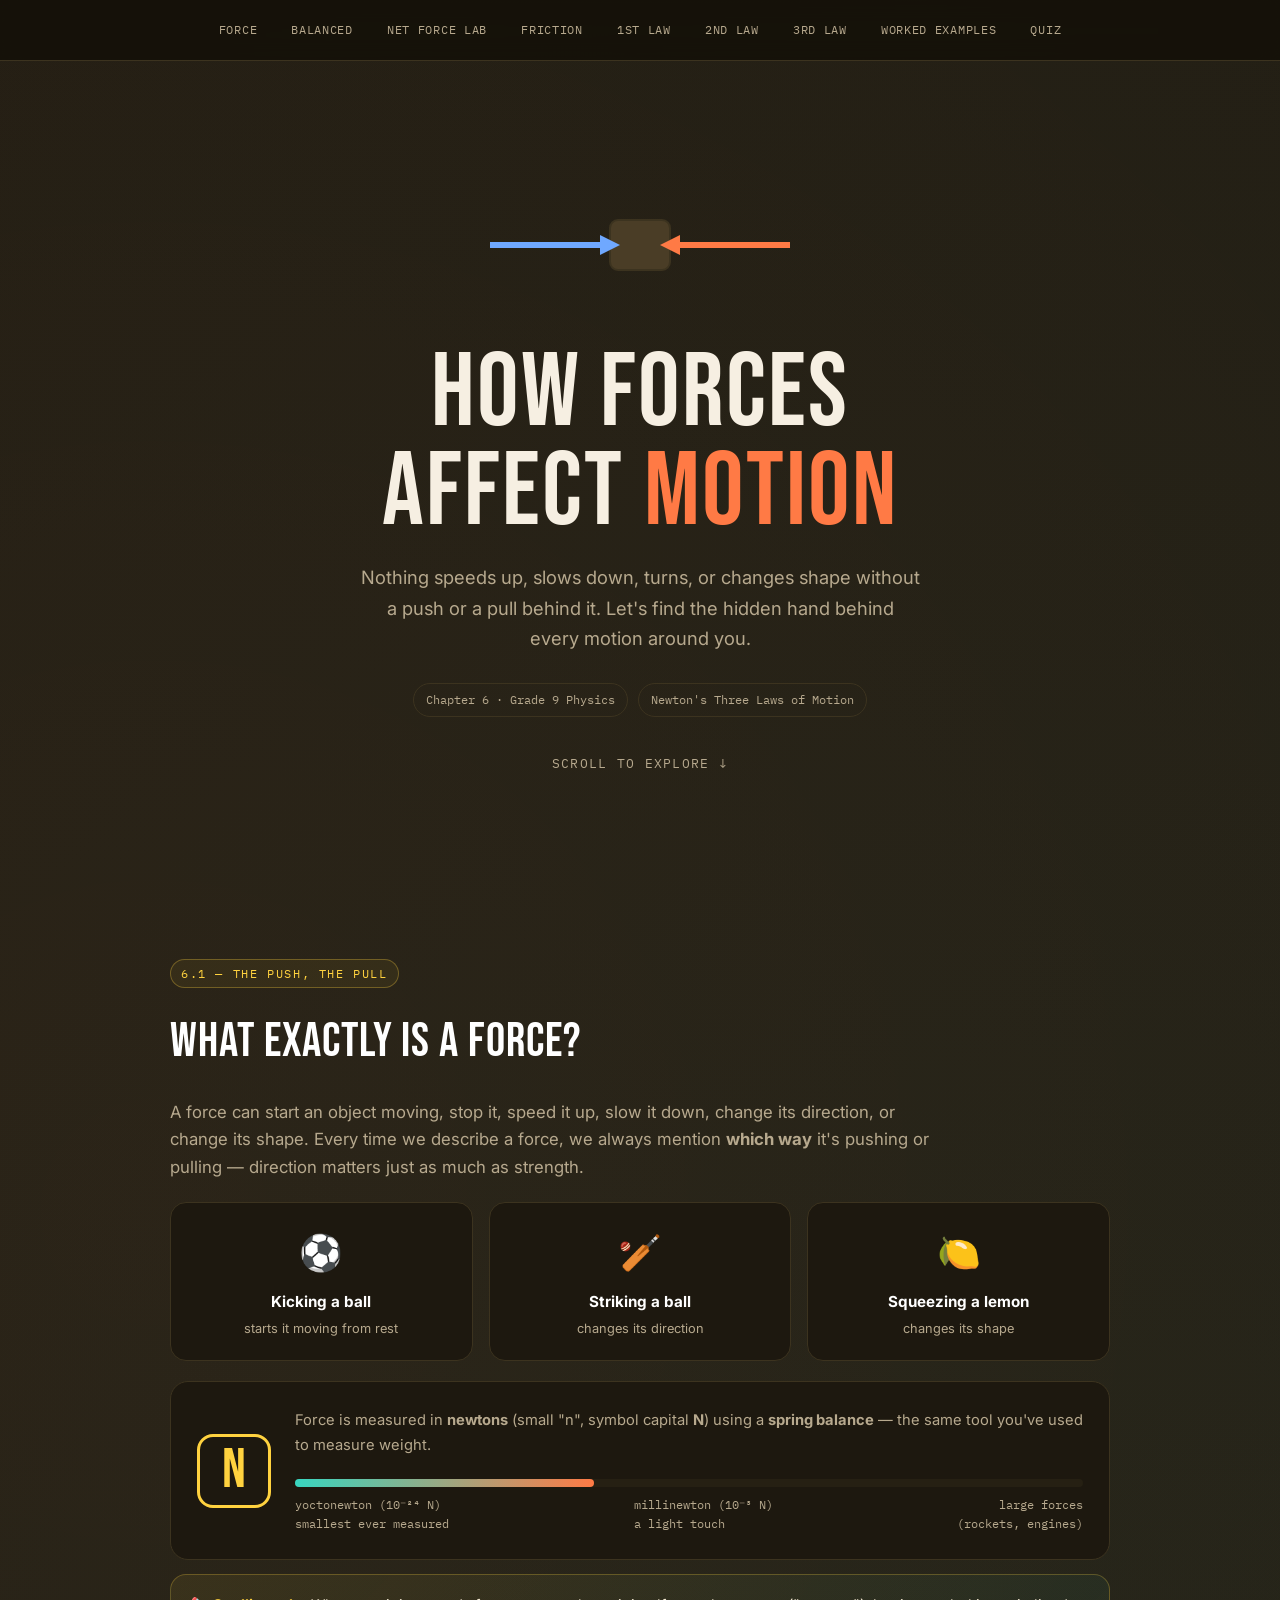
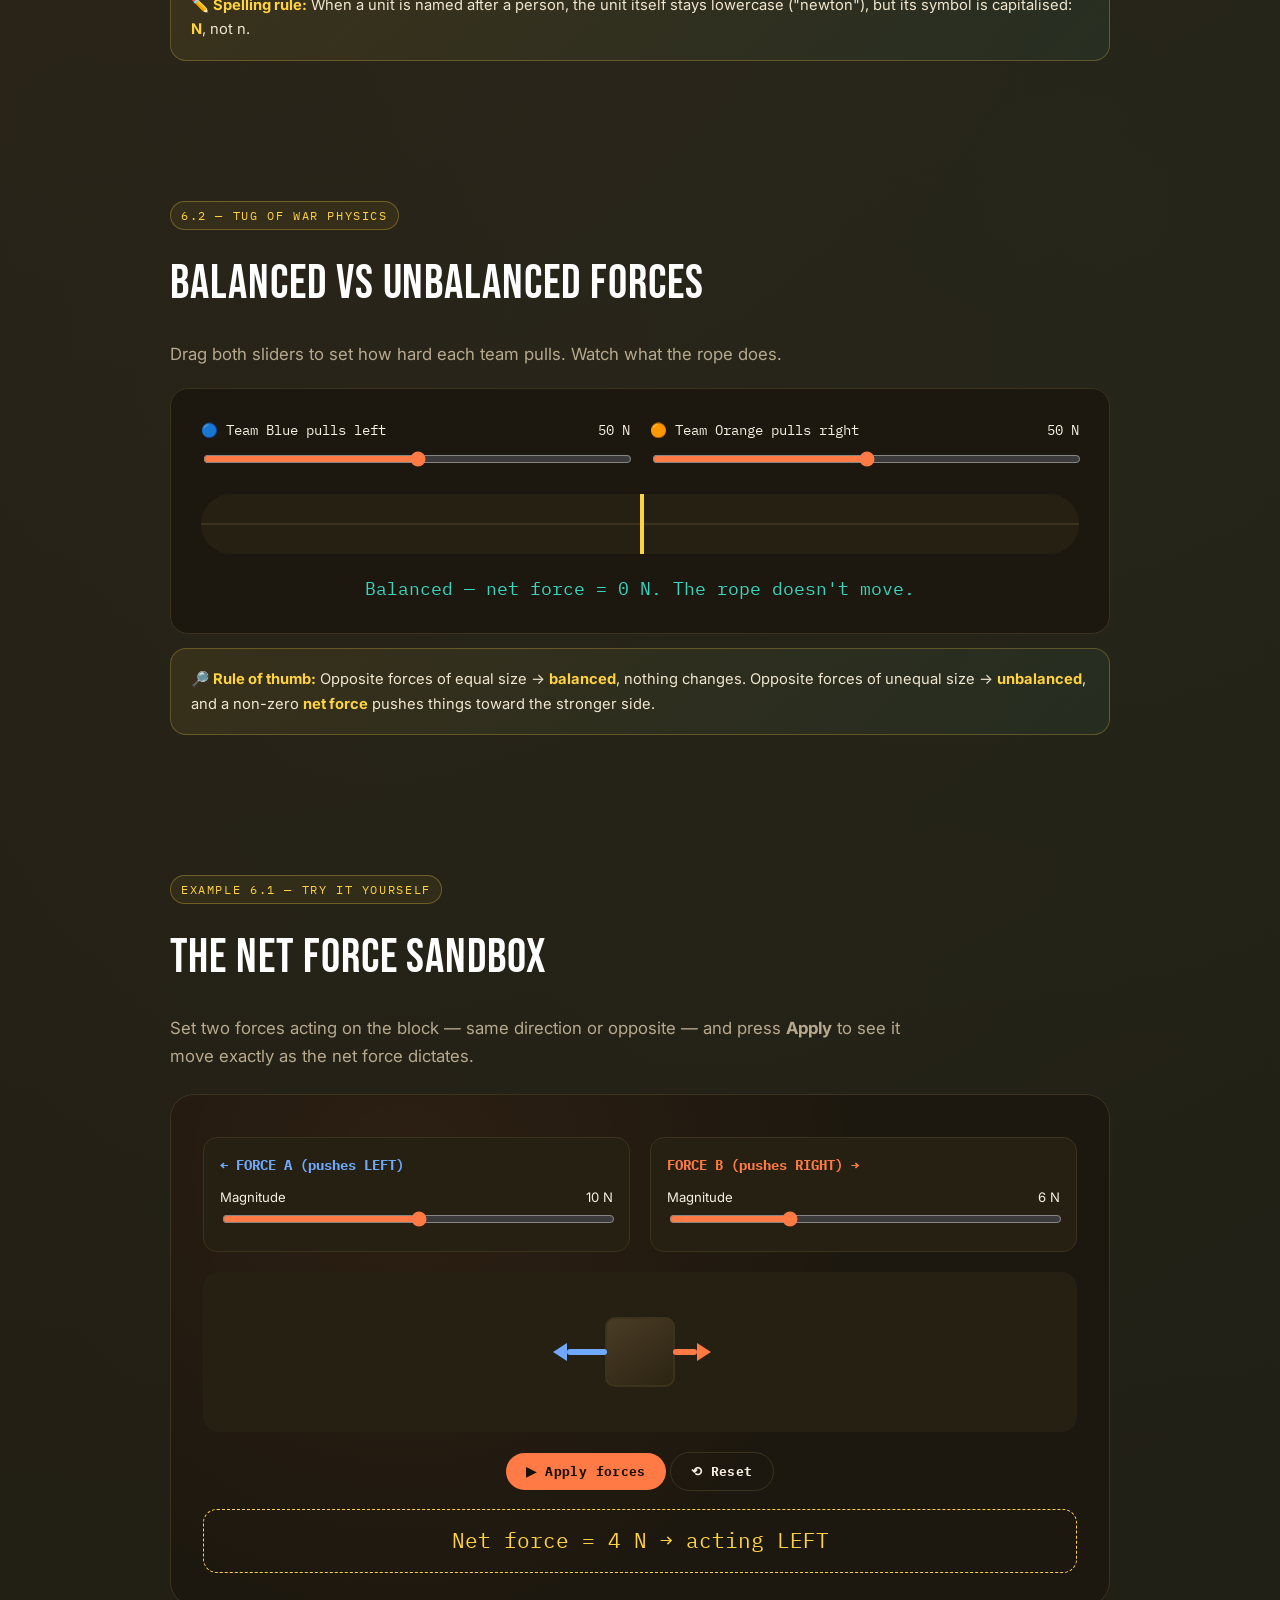
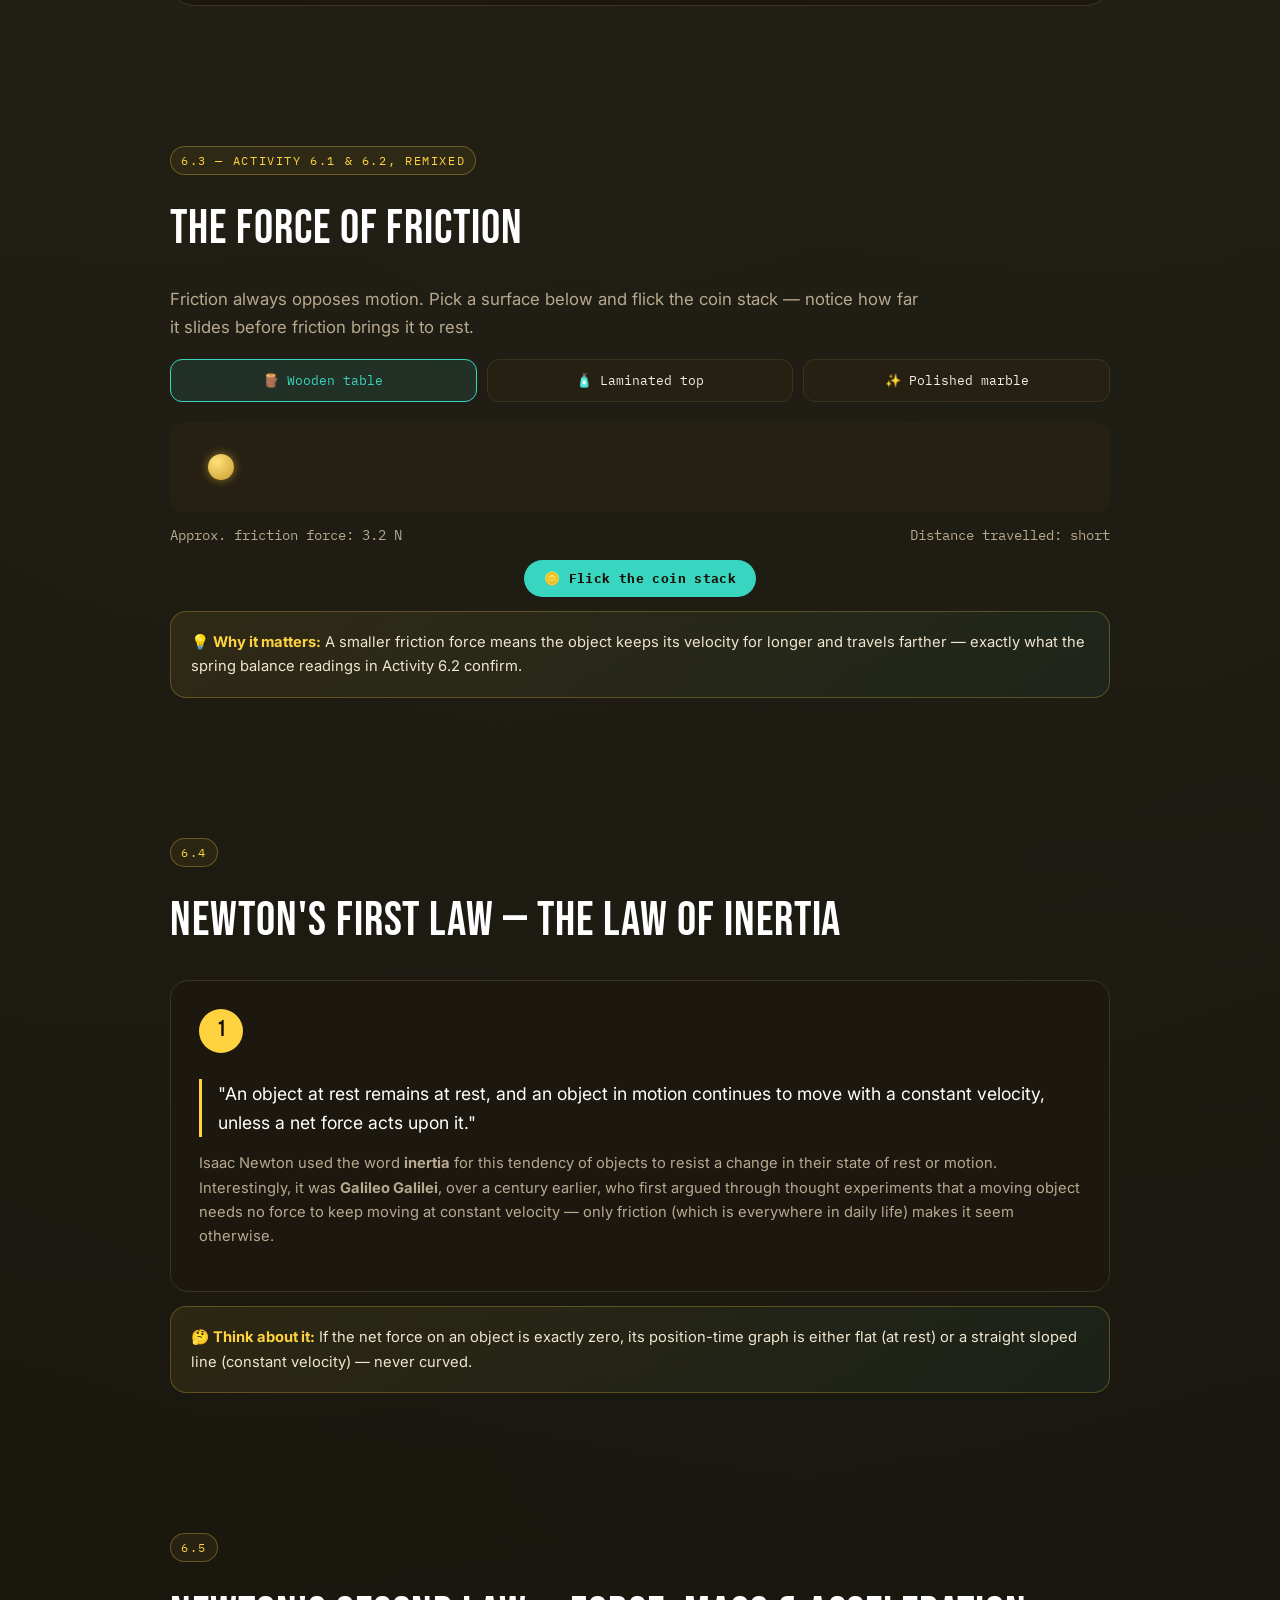
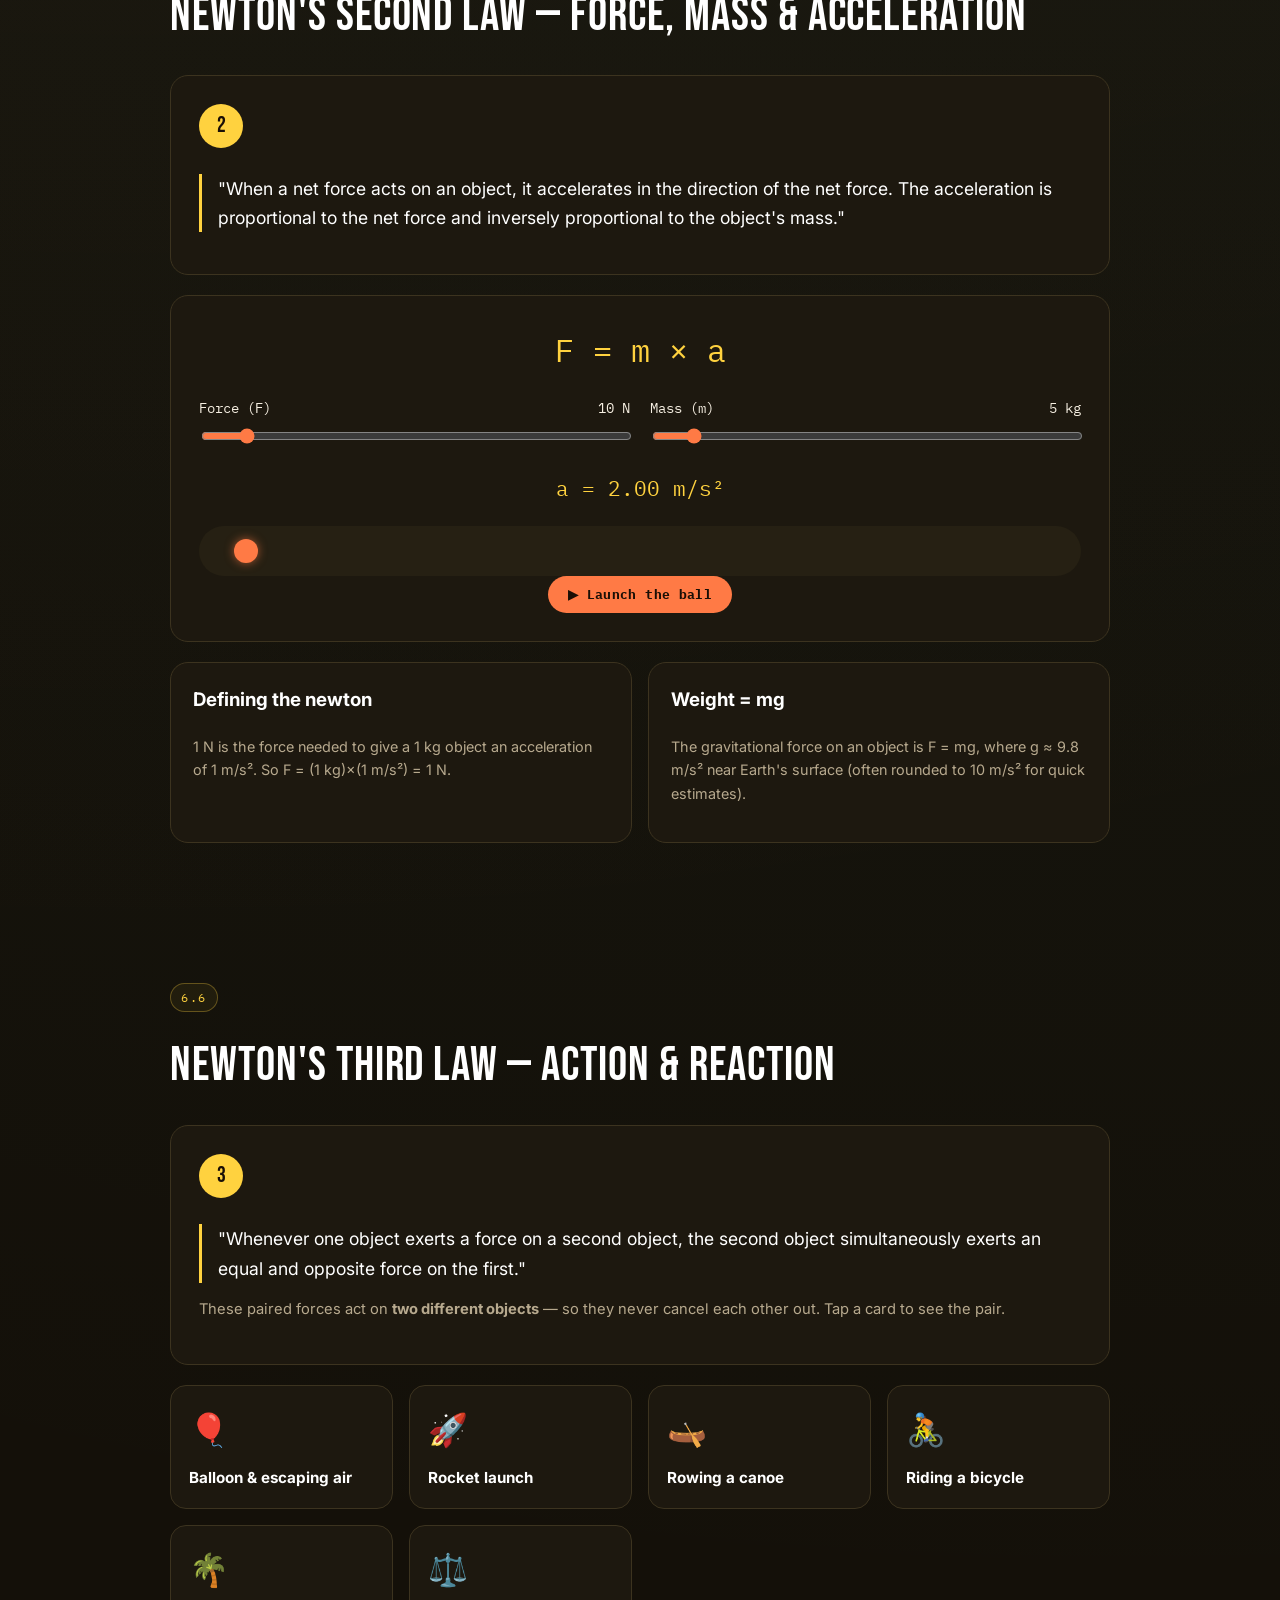
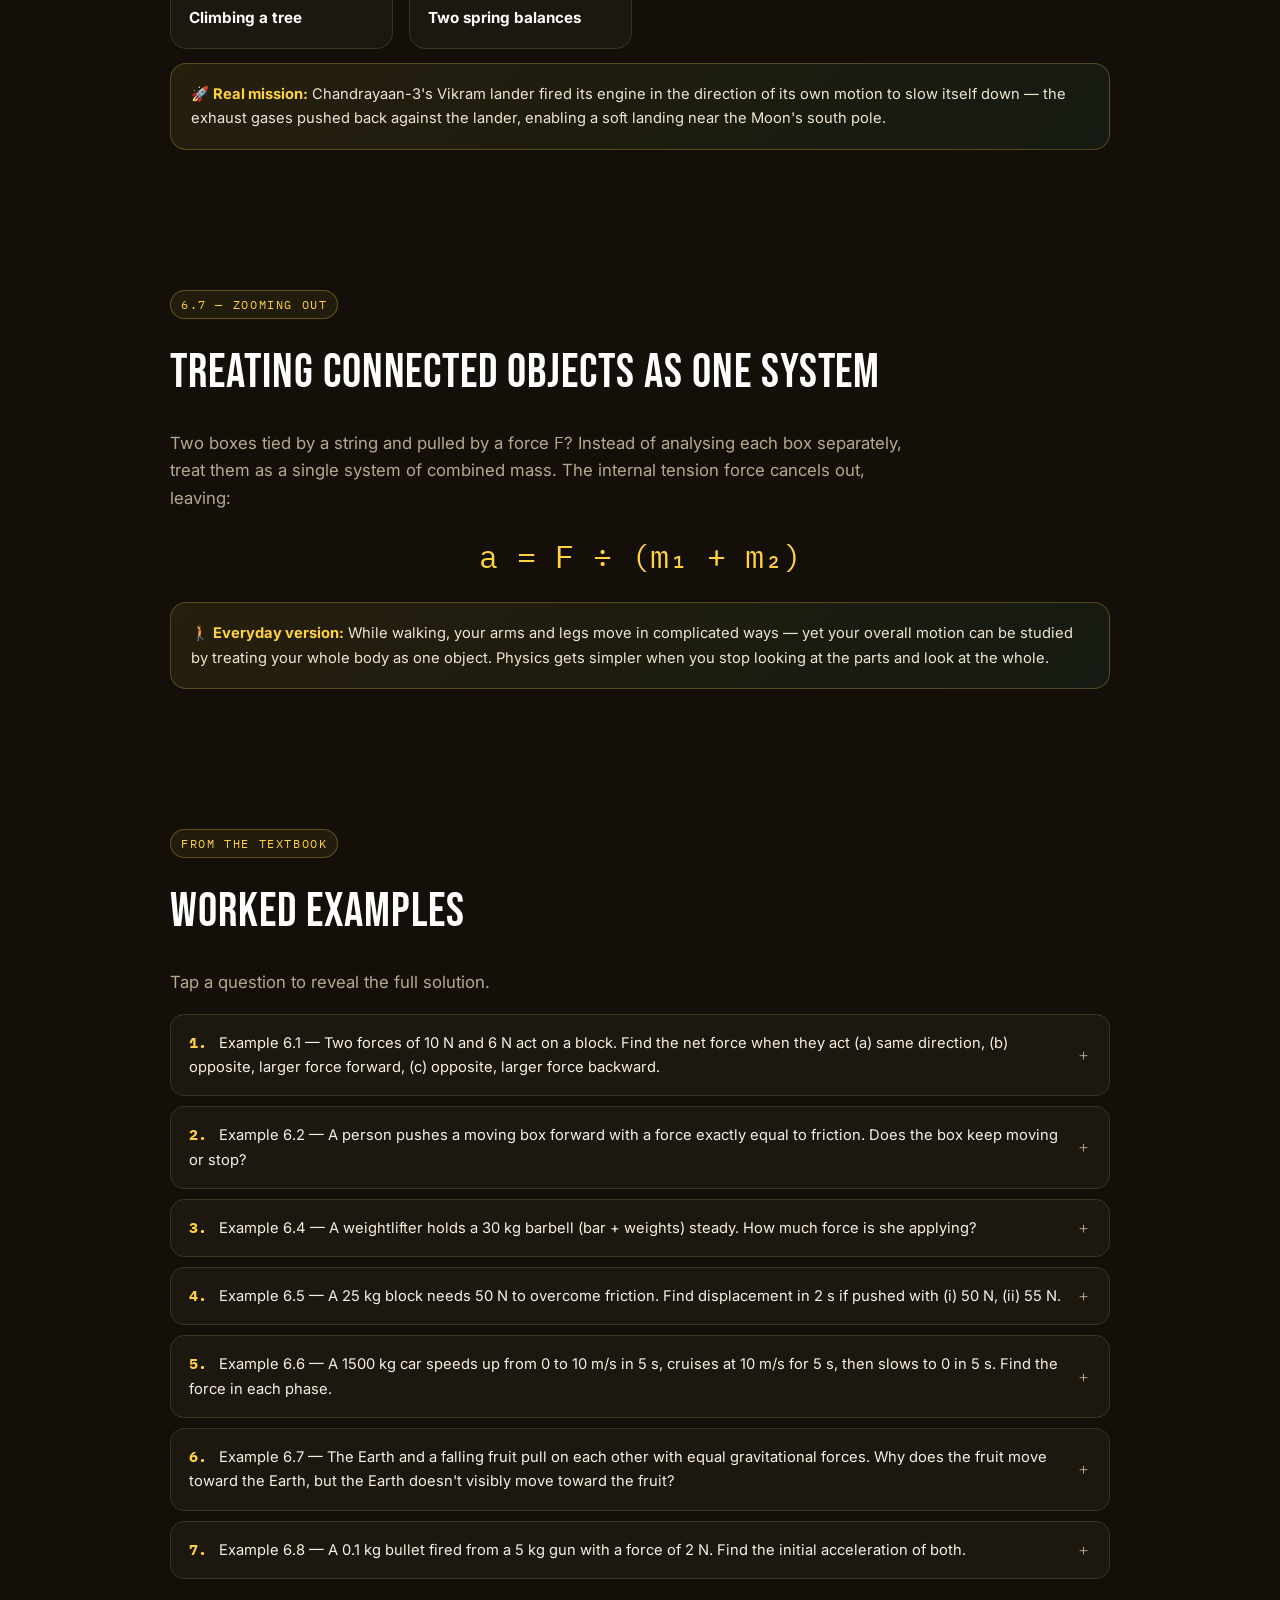
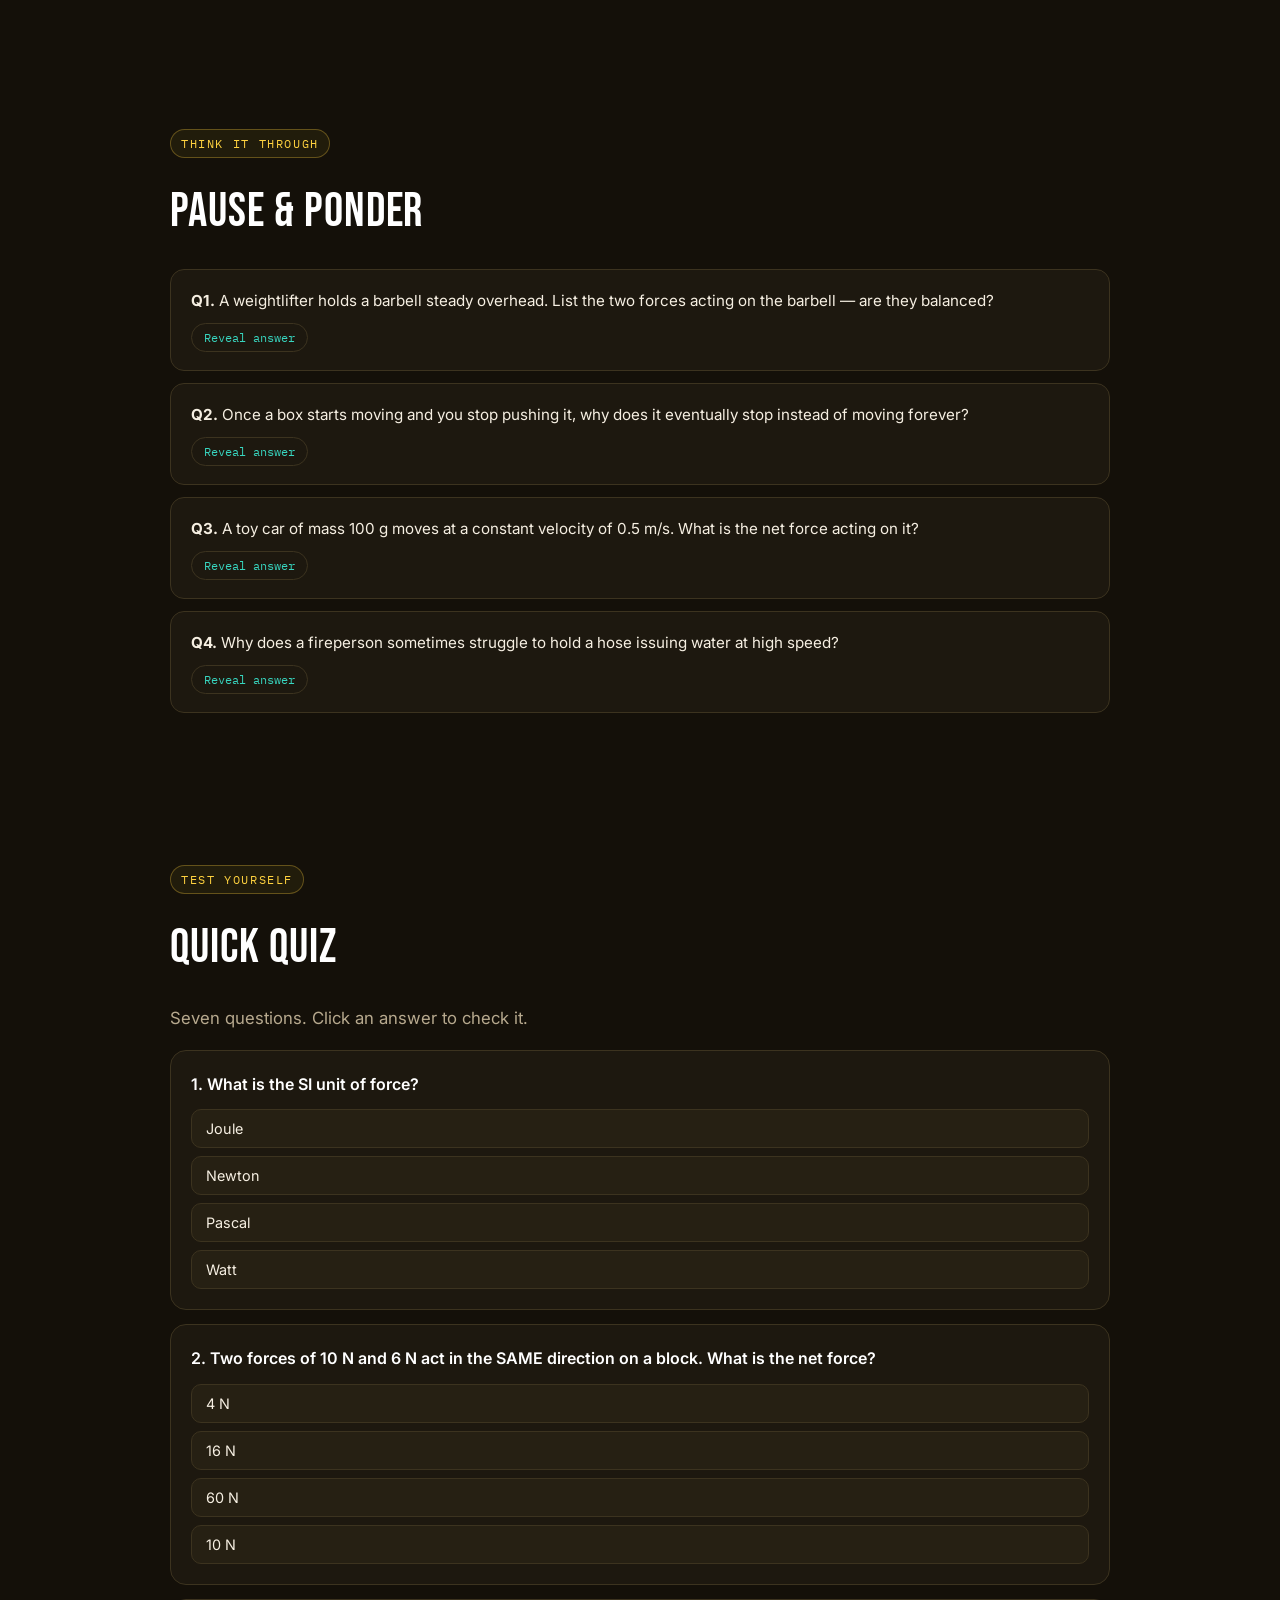
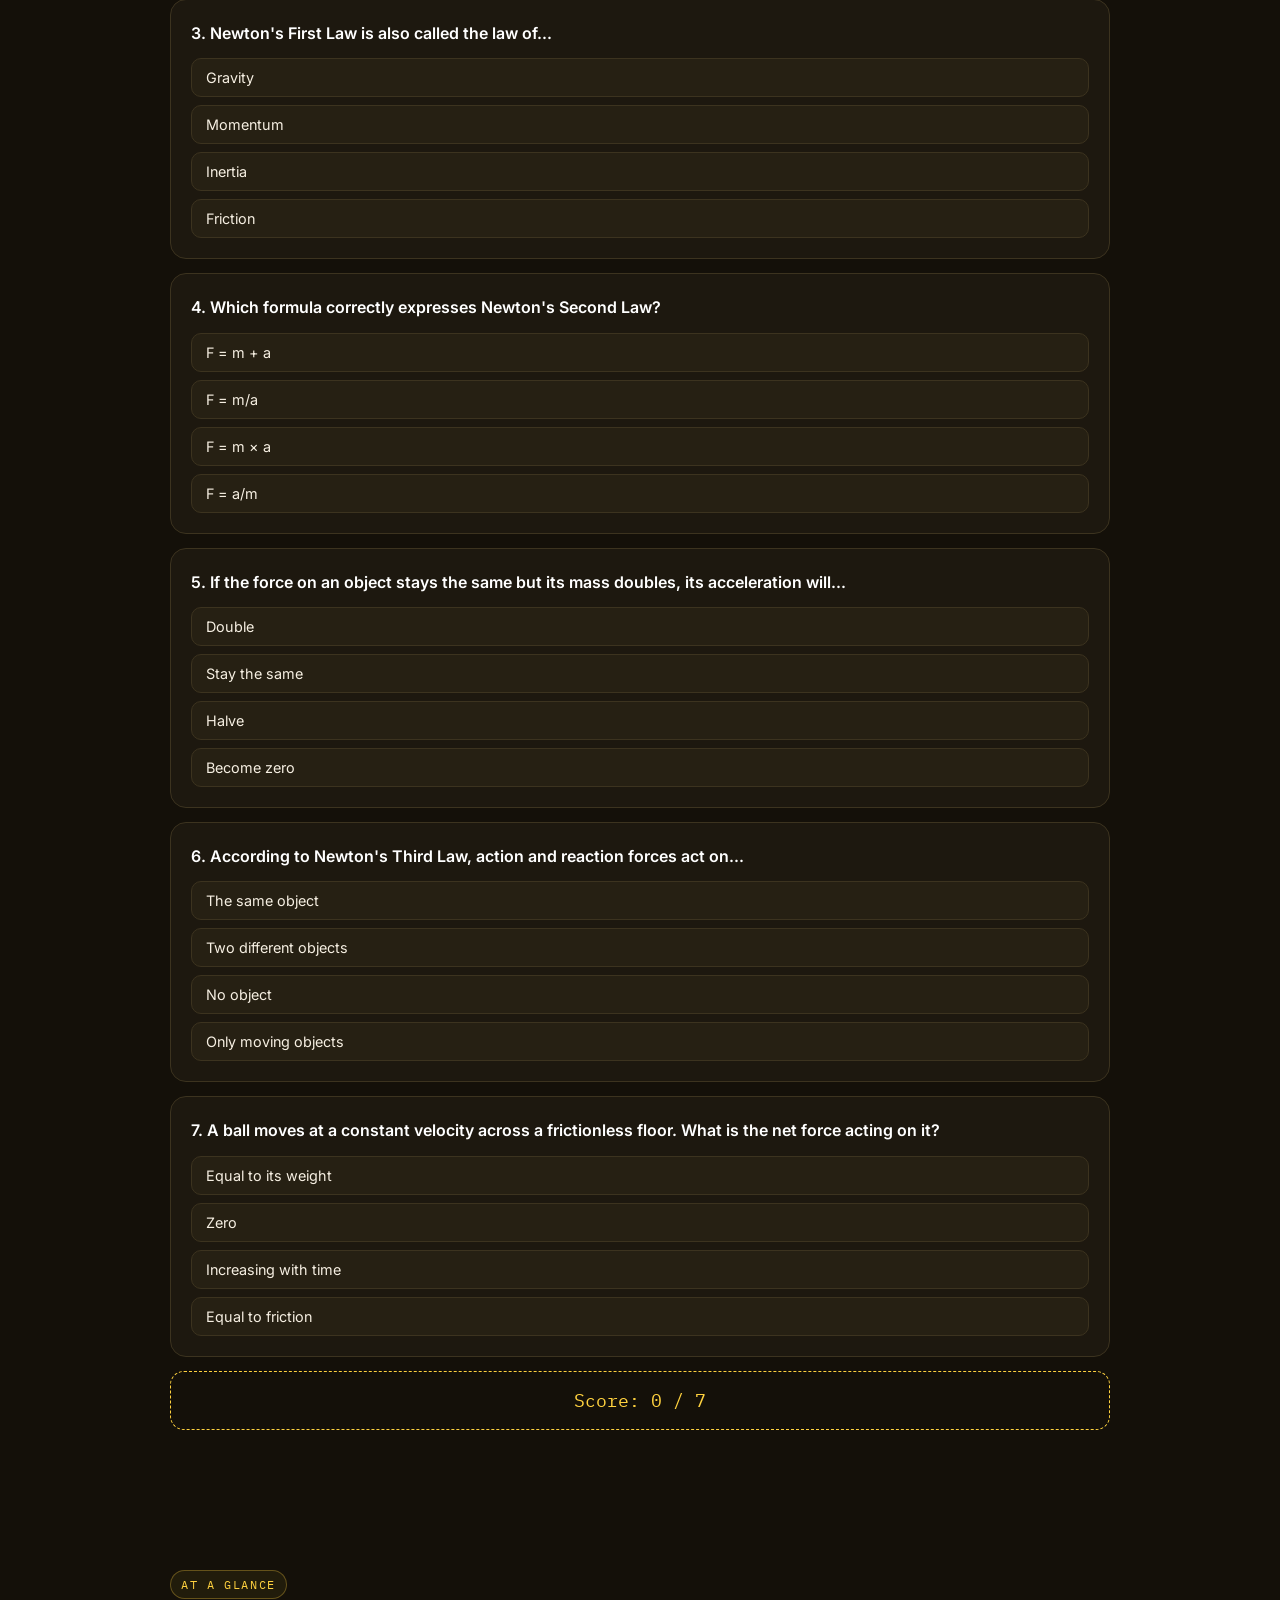
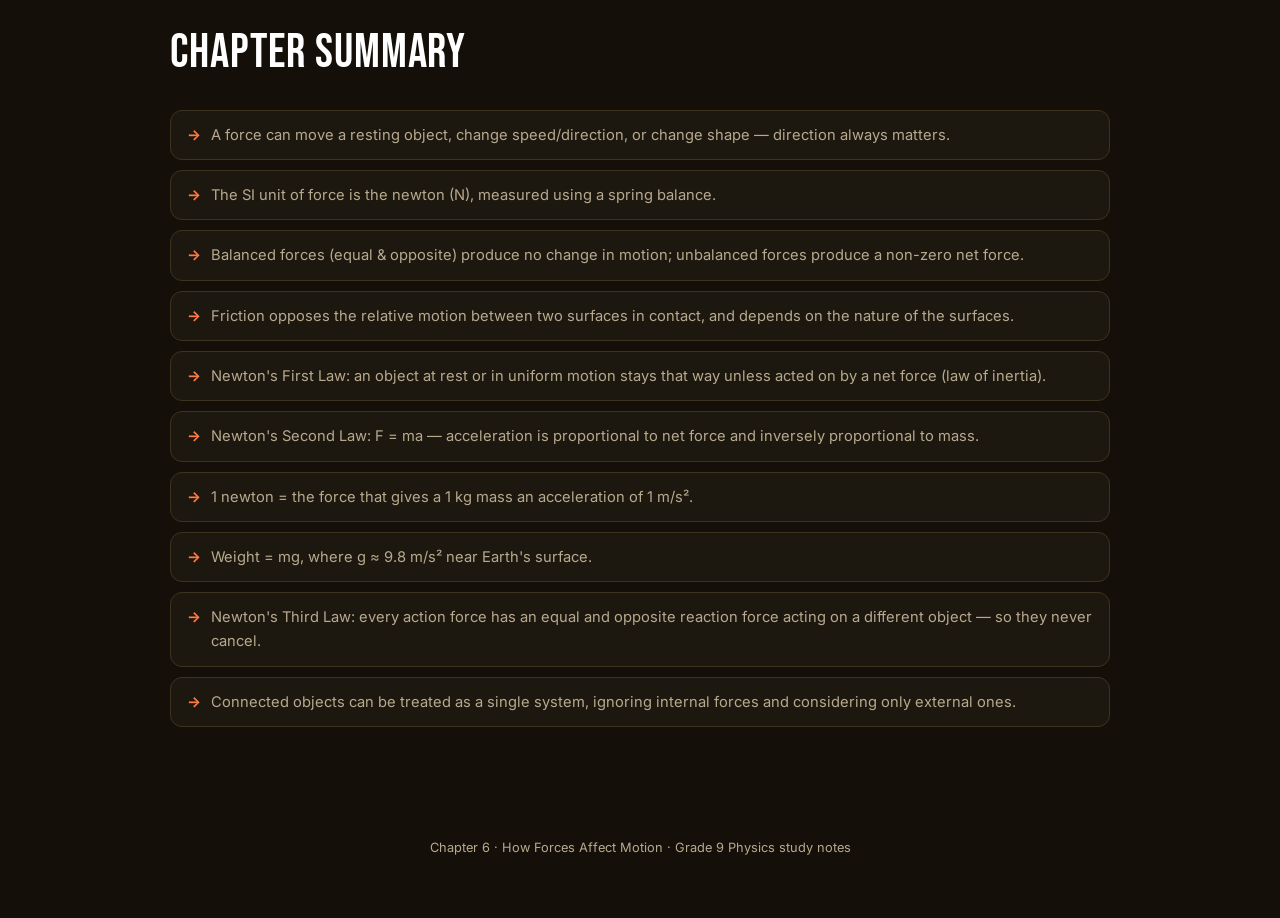
<file: notes/force.html>
<!DOCTYPE html>
<html lang="en">
<head>
<meta charset="UTF-8">
<meta name="viewport" content="width=device-width, initial-scale=1.0">
<title>How Forces Affect Motion · Chapter 6 Notes</title>
<link rel="preconnect" href="https://fonts.googleapis.com">
<link href="https://fonts.googleapis.com/css2?family=Bebas+Neue&family=Inter:wght@400;500;600;700;800&family=IBM+Plex+Mono:wght@400;500;700&display=swap" rel="stylesheet">
<style>
  :root{
    --bg:#141009;
    --surface:#1d180f;
    --surface-2:#262013;
    --border:#3c331f;
    --text:#f6efe2;
    --muted:#b7a98e;
    --action:#ff7a45;   /* applied / unbalanced force */
    --reaction:#38d6c0;  /* opposing / balanced / friction */
    --spark:#ffd23f;     /* equations, highlights */
    --blue:#6fa8ff;      /* gravity / normal force */
    --radius:18px;
  }
  *{box-sizing:border-box;}
  html{scroll-behavior:smooth;}
  body{
    margin:0;
    background:
      radial-gradient(circle at 12% 10%, rgba(255,122,69,0.09), transparent 42%),
      radial-gradient(circle at 88% 15%, rgba(56,214,192,0.08), transparent 45%),
      var(--bg);
    color:var(--text);
    font-family:'Inter', sans-serif;
    line-height:1.65;
    -webkit-font-smoothing:antialiased;
  }
  h1,h2,.display{font-family:'Bebas Neue', sans-serif; letter-spacing:0.02em;}
  .mono{font-family:'IBM Plex Mono', monospace;}
  a{color:inherit;}

  nav{
    position:sticky; top:0; z-index:50;
    display:flex; gap:6px; justify-content:center; flex-wrap:wrap;
    padding:12px 16px;
    background:rgba(20,16,9,0.88);
    backdrop-filter:blur(10px);
    border-bottom:1px solid var(--border);
  }
  nav a{
    font-family:'IBM Plex Mono',monospace; font-size:0.74rem; text-transform:uppercase; letter-spacing:0.06em;
    padding:7px 13px; border-radius:999px; color:var(--muted);
    text-decoration:none; transition:.2s; border:1px solid transparent;
  }
  nav a:hover{color:var(--text); border-color:var(--border); background:var(--surface);}

  section{padding:70px 20px; max-width:980px; margin:0 auto;}
  .eyebrow{
    display:inline-block; font-family:'IBM Plex Mono',monospace; font-size:0.72rem;
    letter-spacing:0.14em; text-transform:uppercase; color:var(--spark);
    border:1px solid rgba(255,210,63,0.3); padding:4px 10px; border-radius:999px;
    margin-bottom:14px; background:rgba(255,210,63,0.06);
  }
  h2.title{font-size:clamp(1.9rem,5vw,3rem); font-weight:400; margin:0 0 18px; color:#fff; text-transform:uppercase;}
  p.lead{color:var(--muted); font-size:1.05rem; max-width:760px;}

  /* ---------- HERO ---------- */
  .hero{
    min-height:92vh; display:flex; flex-direction:column; align-items:center;
    justify-content:center; text-align:center; padding:40px 20px; position:relative; overflow:hidden;
  }
  .hero h1{
    font-size:clamp(3rem,10vw,6.5rem); font-weight:400; margin:20px 0 6px; line-height:0.95;
    text-transform:uppercase;
  }
  .hero h1 span{color:var(--action);}
  .hero p{color:var(--muted); font-size:1.15rem; max-width:560px; margin:14px auto 30px;}
  .chip-row{display:flex; gap:10px; flex-wrap:wrap; justify-content:center;}
  .chip{
    font-family:'IBM Plex Mono',monospace; font-size:0.75rem; color:var(--muted);
    border:1px solid var(--border); padding:6px 12px; border-radius:999px;
  }
  .hero-rig{width:320px; max-width:80vw; margin-bottom:10px;}
  .scroll-hint{margin-top:36px; color:var(--muted); font-size:0.8rem; letter-spacing:0.1em; text-transform:uppercase; font-family:'IBM Plex Mono',monospace;}

  @keyframes pushPull{0%,100%{transform:translateX(-6px);} 50%{transform:translateX(6px);}}
  @keyframes arrowPulse{0%,100%{opacity:0.4;} 50%{opacity:1;}}

  .card{background:var(--surface); border:1px solid var(--border); border-radius:var(--radius); padding:22px;}
  .grid{display:grid; gap:16px;}
  .grid-2{grid-template-columns:repeat(auto-fit,minmax(260px,1fr));}
  .grid-3{grid-template-columns:repeat(auto-fit,minmax(200px,1fr));}

  .btn{
    font-family:'IBM Plex Mono',monospace; font-size:0.8rem; letter-spacing:0.03em;
    background:var(--action); color:#1a0f06; border:none; padding:10px 20px;
    border-radius:999px; cursor:pointer; font-weight:700; transition:.2s;
  }
  .btn:hover{filter:brightness(1.1); transform:translateY(-1px);}
  .btn.alt{background:var(--reaction);}
  .btn.ghost{background:transparent; color:var(--text); border:1px solid var(--border);}

  /* ---------- CONCEPT OF FORCE ---------- */
  .force-examples{display:flex; gap:16px; flex-wrap:wrap; margin-top:20px;}
  .force-ex{
    flex:1 1 150px; background:var(--surface); border:1px solid var(--border); border-radius:16px;
    padding:20px; text-align:center;
  }
  .force-ex .emoji{font-size:2.2rem; margin-bottom:8px;}
  .force-ex strong{display:block; color:#fff; font-size:0.95rem;}
  .force-ex span{font-size:0.8rem; color:var(--muted);}

  .unit-box{
    display:flex; align-items:center; gap:24px; flex-wrap:wrap; margin-top:20px;
    background:var(--surface); border:1px solid var(--border); border-radius:var(--radius); padding:26px;
  }
  .unit-badge{
    font-family:'Bebas Neue',sans-serif; font-size:3.5rem; color:var(--spark); border:3px solid var(--spark);
    border-radius:16px; padding:6px 22px; line-height:1;
  }
  .scale-track{position:relative; height:8px; background:var(--surface-2); border-radius:999px; margin:22px 0 8px; flex:1; min-width:220px;}
  .scale-fill{position:absolute; left:0; top:0; bottom:0; border-radius:999px; background:linear-gradient(90deg,var(--reaction),var(--action));}
  .scale-labels{display:flex; justify-content:space-between; font-size:0.72rem; color:var(--muted); font-family:'IBM Plex Mono',monospace;}

  /* ---------- TUG OF WAR ---------- */
  .tug-stage{background:var(--surface); border:1px solid var(--border); border-radius:var(--radius); padding:30px; margin-top:20px;}
  .rope-track{position:relative; height:60px; background:var(--surface-2); border-radius:999px; margin:20px 0; overflow:hidden;}
  .rope-fill{position:absolute; top:0; bottom:0; left:50%; width:4px; background:var(--spark); transition:left .4s ease;}
  .rope-line{position:absolute; top:50%; left:0; right:0; height:2px; background:var(--border); transform:translateY(-50%);}
  .team-row{display:flex; justify-content:space-between; gap:20px; flex-wrap:wrap;}
  .team-control{flex:1; min-width:220px;}
  .team-control label{display:flex; justify-content:space-between; font-size:0.85rem; margin-bottom:6px; font-family:'IBM Plex Mono',monospace;}
  input[type=range]{width:100%; accent-color:var(--action);}
  .tug-result{text-align:center; margin-top:16px; font-family:'IBM Plex Mono',monospace; font-size:1.1rem;}
  .tug-result.balanced{color:var(--reaction);}
  .tug-result.unbalanced{color:var(--action);}

  /* ---------- NET FORCE SANDBOX (signature) ---------- */
  .lab{
    background:radial-gradient(circle at 25% 15%, rgba(255,122,69,0.07), transparent 55%), var(--surface);
    border:1px solid var(--border); border-radius:24px; padding:32px; margin-top:24px;
  }
  .lab-stage{position:relative; height:160px; background:var(--surface-2); border-radius:16px; margin:20px 0; overflow:hidden; display:flex; align-items:center; justify-content:center;}
  .lab-box{
    width:70px; height:70px; background:linear-gradient(145deg,#4a3d26,#2c2312); border:2px solid var(--border);
    border-radius:10px; position:relative; transition:transform 1.4s cubic-bezier(.2,.8,.2,1);
  }
  .lab-arrow{position:absolute; top:50%; height:6px; border-radius:3px; transform:translateY(-50%);}
  .arrow-left{right:100%; background:var(--blue);}
  .arrow-right{left:100%; background:var(--action);}
  .lab-arrow::after{
    content:''; position:absolute; top:50%; width:0; height:0; transform:translateY(-50%);
    border-top:9px solid transparent; border-bottom:9px solid transparent;
  }
  .arrow-left::after{left:-14px; border-right:14px solid var(--blue);}
  .arrow-right::after{right:-14px; border-left:14px solid var(--action);}
  .lab-controls{display:grid; grid-template-columns:1fr 1fr; gap:20px; margin-top:10px;}
  @media(max-width:600px){.lab-controls{grid-template-columns:1fr;}}
  .force-control{background:var(--surface-2); border:1px solid var(--border); border-radius:14px; padding:16px;}
  .force-control h4{margin:0 0 10px; font-family:'IBM Plex Mono',monospace; font-size:0.85rem;}
  .force-control.left h4{color:var(--blue);}
  .force-control.right h4{color:var(--action);}
  .net-readout{
    margin-top:18px; text-align:center; font-family:'IBM Plex Mono',monospace; font-size:1.3rem; color:var(--spark);
    padding:14px; border:1px dashed var(--spark); border-radius:14px;
  }

  /* ---------- FRICTION RACE ---------- */
  .surface-picker{display:flex; gap:10px; flex-wrap:wrap; margin-top:16px;}
  .surf-btn{
    flex:1; min-width:140px; padding:12px; border-radius:12px; border:1px solid var(--border);
    background:var(--surface-2); color:var(--text); cursor:pointer; font-family:'IBM Plex Mono',monospace; font-size:0.82rem;
    text-align:center; transition:.2s;
  }
  .surf-btn.active{border-color:var(--reaction); background:rgba(56,214,192,0.1); color:var(--reaction);}
  .race-track{position:relative; height:90px; margin-top:20px; border-radius:14px; overflow:hidden; background:var(--surface-2);}
  .race-track .lane{position:absolute; inset:0; opacity:0.5;}
  #coinStack{
    position:absolute; top:50%; left:4%; transform:translateY(-50%); width:26px; height:26px; border-radius:50%;
    background:radial-gradient(circle at 35% 30%, #ffe27a, #c99a2e); box-shadow:0 0 10px rgba(255,210,63,0.5);
  }
  .race-readout{display:flex; justify-content:space-between; margin-top:12px; font-family:'IBM Plex Mono',monospace; font-size:0.85rem; color:var(--muted);}

  /* ---------- NEWTON LAW CARDS ---------- */
  .law-card{
    background:var(--surface); border:1px solid var(--border); border-radius:var(--radius); padding:28px; margin-top:20px;
  }
  .law-num{
    display:inline-flex; align-items:center; justify-content:center; width:44px; height:44px; border-radius:50%;
    background:var(--spark); color:#1a0f06; font-family:'Bebas Neue',sans-serif; font-size:1.4rem; margin-bottom:12px;
  }
  .law-statement{
    font-size:1.1rem; color:#fff; border-left:3px solid var(--spark); padding-left:16px; margin:14px 0;
  }

  /* ---------- F=ma CALCULATOR ---------- */
  .fma-box{background:var(--surface); border:1px solid var(--border); border-radius:var(--radius); padding:28px; margin-top:20px;}
  .fma-eq{
    text-align:center; font-family:'IBM Plex Mono',monospace; font-size:2rem; color:var(--spark); margin-bottom:20px;
  }
  .fma-sliders{display:grid; grid-template-columns:1fr 1fr; gap:20px;}
  @media(max-width:600px){.fma-sliders{grid-template-columns:1fr;}}
  .fma-sliders label{display:flex; justify-content:space-between; font-size:0.85rem; margin-bottom:6px; font-family:'IBM Plex Mono',monospace;}
  .fma-result{margin-top:20px; text-align:center;}
  .fma-ball-track{position:relative; height:50px; background:var(--surface-2); border-radius:999px; margin-top:20px; overflow:hidden;}
  #fmaBall{position:absolute; top:50%; left:4%; width:24px; height:24px; border-radius:50%; background:var(--action); transform:translateY(-50%); box-shadow:0 0 10px rgba(255,122,69,0.6);}

  /* ---------- THIRD LAW GALLERY ---------- */
  .pair-grid{display:grid; grid-template-columns:repeat(auto-fit,minmax(220px,1fr)); gap:16px; margin-top:20px;}
  .pair-card{
    background:var(--surface); border:1px solid var(--border); border-radius:16px; padding:18px; cursor:pointer; transition:.2s;
  }
  .pair-card:hover{border-color:var(--action);}
  .pair-card .emoji{font-size:2rem;}
  .pair-card strong{display:block; margin-top:8px; color:#fff; font-size:0.95rem;}
  .pair-detail{display:none; margin-top:10px; font-size:0.82rem; color:var(--muted);}
  .pair-detail .arrows{display:flex; justify-content:space-between; margin:10px 0; font-family:'IBM Plex Mono',monospace; font-size:0.78rem;}
  .pair-detail .arrows span:first-child{color:var(--blue);}
  .pair-detail .arrows span:last-child{color:var(--action);}
  .pair-card.open .pair-detail{display:block;}

  /* ---------- EXAMPLES ACCORDION ---------- */
  .example{background:var(--surface); border:1px solid var(--border); border-radius:14px; margin-bottom:10px; overflow:hidden;}
  .example-q{padding:16px 18px; cursor:pointer; display:flex; justify-content:space-between; align-items:center; font-size:0.92rem;}
  .example-q strong{color:var(--spark); margin-right:8px; font-family:'IBM Plex Mono',monospace;}
  .example-a{display:none; padding:0 18px 18px; font-size:0.88rem; color:var(--muted); border-top:1px dashed var(--border); padding-top:14px;}
  .example.open .example-a{display:block;}
  .example-toggle{font-family:'IBM Plex Mono',monospace; color:var(--muted);}

  /* ---------- PONDER ---------- */
  .ponder{background:var(--surface); border:1px solid var(--border); border-radius:14px; padding:18px 20px; margin-bottom:12px;}
  .ponder p{margin:0 0 10px; font-size:0.95rem;}
  .reveal-btn{
    font-family:'IBM Plex Mono',monospace; font-size:0.75rem; background:none; border:1px solid var(--border);
    color:var(--reaction); padding:6px 12px; border-radius:999px; cursor:pointer;
  }
  .reveal-ans{display:none; margin-top:10px; padding-top:10px; border-top:1px dashed var(--border); font-size:0.88rem; color:var(--reaction);}
  .reveal-ans.show{display:block;}

  /* ---------- QUIZ ---------- */
  .quiz-card{background:var(--surface); border:1px solid var(--border); border-radius:16px; padding:20px; margin-bottom:14px;}
  .quiz-q{font-weight:600; margin-bottom:12px; color:#fff;}
  .quiz-opts{display:grid; gap:8px;}
  .opt-btn{
    text-align:left; background:var(--surface-2); border:1px solid var(--border); color:var(--text);
    padding:10px 14px; border-radius:10px; cursor:pointer; font-size:0.9rem; font-family:'Inter',sans-serif;
  }
  .opt-btn.correct{border-color:var(--reaction); background:rgba(56,214,192,0.12); color:var(--reaction);}
  .opt-btn.wrong{border-color:var(--action); background:rgba(255,122,69,0.12); color:var(--action);}
  #quizScore{text-align:center; font-family:'IBM Plex Mono',monospace; font-size:1.1rem; color:var(--spark); padding:14px; border:1px dashed var(--spark); border-radius:14px;}

  .dyk{
    background:linear-gradient(135deg, rgba(255,210,63,0.08), rgba(56,214,192,0.05));
    border:1px solid rgba(255,210,63,0.25); border-radius:16px; padding:18px 20px;
    font-size:0.92rem; color:#f0e6cf; margin-top:14px;
  }
  .dyk b{color:var(--spark);}

  .summary-list{list-style:none; padding:0; margin:0; display:grid; gap:10px;}
  .summary-list li{
    background:var(--surface); border:1px solid var(--border); border-radius:12px; padding:12px 16px;
    font-size:0.92rem; color:var(--muted); display:flex; gap:10px; align-items:flex-start;
  }
  .summary-list li::before{content:'→'; color:var(--action); flex:0 0 auto; font-weight:700;}

  footer{text-align:center; padding:40px 20px 60px; color:var(--muted); font-size:0.8rem;}
  ::selection{background:var(--action); color:#1a0f06;}
</style>
</head>
<body>

<nav>
  <a href="#concept">Force</a>
  <a href="#balanced">Balanced</a>
  <a href="#sandbox">Net Force Lab</a>
  <a href="#friction">Friction</a>
  <a href="#law1">1st Law</a>
  <a href="#law2">2nd Law</a>
  <a href="#law3">3rd Law</a>
  <a href="#examples">Worked Examples</a>
  <a href="#quiz">Quiz</a>
</nav>

<!-- ================= HERO ================= -->
<section class="hero">
  <svg class="hero-rig" viewBox="0 0 320 140">
    <rect x="130" y="45" width="60" height="50" rx="8" fill="#4a3d26" stroke="#3c331f" stroke-width="2" style="animation:pushPull 1.6s ease-in-out infinite;"/>
    <line x1="10" y1="70" x2="120" y2="70" stroke="#6fa8ff" stroke-width="6" style="animation:arrowPulse 1.6s ease-in-out infinite;"/>
    <polygon points="120,60 140,70 120,80" fill="#6fa8ff" style="animation:arrowPulse 1.6s ease-in-out infinite;"/>
    <line x1="310" y1="70" x2="200" y2="70" stroke="#ff7a45" stroke-width="6" style="animation:arrowPulse 1.6s ease-in-out infinite reverse;"/>
    <polygon points="200,60 180,70 200,80" fill="#ff7a45" style="animation:arrowPulse 1.6s ease-in-out infinite reverse;"/>
  </svg>
  <h1>How Forces<br>Affect <span>Motion</span></h1>
  <p>Nothing speeds up, slows down, turns, or changes shape without a push or a pull behind it. Let's find the hidden hand behind every motion around you.</p>
  <div class="chip-row">
    <span class="chip">Chapter 6 · Grade 9 Physics</span>
    <span class="chip">Newton's Three Laws of Motion</span>
  </div>
  <div class="scroll-hint">scroll to explore ↓</div>
</section>

<!-- ================= CONCEPT OF FORCE ================= -->
<section id="concept">
  <span class="eyebrow">6.1 — The push, the pull</span>
  <h2 class="title">What exactly is a force?</h2>
  <p class="lead">A force can start an object moving, stop it, speed it up, slow it down, change its direction, or change its shape. Every time we describe a force, we always mention <b>which way</b> it's pushing or pulling — direction matters just as much as strength.</p>

  <div class="force-examples">
    <div class="force-ex"><div class="emoji">⚽</div><strong>Kicking a ball</strong><span>starts it moving from rest</span></div>
    <div class="force-ex"><div class="emoji">🏏</div><strong>Striking a ball</strong><span>changes its direction</span></div>
    <div class="force-ex"><div class="emoji">🍋</div><strong>Squeezing a lemon</strong><span>changes its shape</span></div>
  </div>

  <div class="unit-box">
    <div class="unit-badge">N</div>
    <div style="flex:1; min-width:220px;">
      <p style="margin:0 0 6px; color:var(--muted); font-size:0.92rem;">Force is measured in <b>newtons</b> (small "n", symbol capital <b>N</b>) using a <b>spring balance</b> — the same tool you've used to measure weight.</p>
      <div class="scale-track"><div class="scale-fill" style="width:38%"></div></div>
      <div class="scale-labels"><span>yoctonewton (10⁻²⁴ N)<br>smallest ever measured</span><span>millinewton (10⁻³ N)<br>a light touch</span><span style="text-align:right">large forces<br>(rockets, engines)</span></div>
    </div>
  </div>
  <div class="dyk">✏️ <b>Spelling rule:</b> When a unit is named after a person, the unit itself stays lowercase ("newton"), but its symbol is capitalised: <b>N</b>, not n.</div>
</section>

<!-- ================= BALANCED / UNBALANCED ================= -->
<section id="balanced">
  <span class="eyebrow">6.2 — Tug of war physics</span>
  <h2 class="title">Balanced vs unbalanced forces</h2>
  <p class="lead">Drag both sliders to set how hard each team pulls. Watch what the rope does.</p>

  <div class="tug-stage">
    <div class="team-row">
      <div class="team-control">
        <label><span>🔵 Team Blue pulls left</span><span id="teamAVal" class="mono">50 N</span></label>
        <input type="range" id="teamA" min="0" max="100" value="50" oninput="updateTug()">
      </div>
      <div class="team-control">
        <label><span>🟠 Team Orange pulls right</span><span id="teamBVal" class="mono">50 N</span></label>
        <input type="range" id="teamB" min="0" max="100" value="50" oninput="updateTug()">
      </div>
    </div>
    <div class="rope-track">
      <div class="rope-line"></div>
      <div class="rope-fill" id="ropeFill"></div>
    </div>
    <div class="tug-result balanced" id="tugResult">Balanced — net force = 0 N. The rope doesn't move.</div>
  </div>
  <div class="dyk">🔎 <b>Rule of thumb:</b> Opposite forces of equal size → <b>balanced</b>, nothing changes. Opposite forces of unequal size → <b>unbalanced</b>, and a non-zero <b>net force</b> pushes things toward the stronger side.</div>
</section>

<!-- ================= NET FORCE SANDBOX (SIGNATURE) ================= -->
<section id="sandbox">
  <span class="eyebrow">Example 6.1 — try it yourself</span>
  <h2 class="title">The net force sandbox</h2>
  <p class="lead">Set two forces acting on the block — same direction or opposite — and press <b>Apply</b> to see it move exactly as the net force dictates.</p>

  <div class="lab">
    <div class="lab-controls">
      <div class="force-control left">
        <h4>← FORCE A (pushes LEFT)</h4>
        <label style="display:flex;justify-content:space-between;font-size:0.82rem;"><span>Magnitude</span><span id="fAVal">10 N</span></label>
        <input type="range" id="forceA" min="0" max="20" value="10" oninput="updateSandbox()">
      </div>
      <div class="force-control right">
        <h4>FORCE B (pushes RIGHT) →</h4>
        <label style="display:flex;justify-content:space-between;font-size:0.82rem;"><span>Magnitude</span><span id="fBVal">6 N</span></label>
        <input type="range" id="forceB" min="0" max="20" value="6" oninput="updateSandbox()">
      </div>
    </div>
    <div class="lab-stage">
      <div class="lab-box" id="labBox">
        <div class="lab-arrow arrow-left" id="arrowLeft"></div>
        <div class="lab-arrow arrow-right" id="arrowRight"></div>
      </div>
    </div>
    <div style="text-align:center;">
      <button class="btn" onclick="applySandbox()">▶ Apply forces</button>
      <button class="btn ghost" onclick="resetSandbox()">⟲ Reset</button>
    </div>
    <div class="net-readout" id="netReadout">Net force = 4 N → acting RIGHT</div>
  </div>
</section>

<!-- ================= FRICTION ================= -->
<section id="friction">
  <span class="eyebrow">6.3 — Activity 6.1 & 6.2, remixed</span>
  <h2 class="title">The force of friction</h2>
  <p class="lead">Friction always opposes motion. Pick a surface below and flick the coin stack — notice how far it slides before friction brings it to rest.</p>

  <div class="surface-picker">
    <button class="surf-btn active" data-mu="0.35" data-force="3.2" onclick="pickSurface(this)">🪵 Wooden table</button>
    <button class="surf-btn" data-mu="0.22" data-force="2.1" onclick="pickSurface(this)">🧴 Laminated top</button>
    <button class="surf-btn" data-mu="0.10" data-force="0.9" onclick="pickSurface(this)">✨ Polished marble</button>
  </div>

  <div class="race-track">
    <div id="coinStack"></div>
  </div>
  <div class="race-readout">
    <span id="frictionForceLabel">Approx. friction force: 3.2 N</span>
    <span id="distanceLabel">Distance travelled: short</span>
  </div>
  <div style="text-align:center; margin-top:14px;"><button class="btn alt" onclick="runFriction()">🪙 Flick the coin stack</button></div>

  <div class="dyk">💡 <b>Why it matters:</b> A smaller friction force means the object keeps its velocity for longer and travels farther — exactly what the spring balance readings in Activity 6.2 confirm.</div>
</section>

<!-- ================= NEWTON'S FIRST LAW ================= -->
<section id="law1">
  <span class="eyebrow">6.4</span>
  <h2 class="title">Newton's First Law — the law of inertia</h2>
  <div class="law-card">
    <div class="law-num">1</div>
    <p class="law-statement">"An object at rest remains at rest, and an object in motion continues to move with a constant velocity, unless a net force acts upon it."</p>
    <p style="color:var(--muted); font-size:0.92rem;">Isaac Newton used the word <b>inertia</b> for this tendency of objects to resist a change in their state of rest or motion. Interestingly, it was <b>Galileo Galilei</b>, over a century earlier, who first argued through thought experiments that a moving object needs no force to keep moving at constant velocity — only friction (which is everywhere in daily life) makes it seem otherwise.</p>
  </div>
  <div class="dyk">🤔 <b>Think about it:</b> If the net force on an object is exactly zero, its position-time graph is either flat (at rest) or a straight sloped line (constant velocity) — never curved.</div>
</section>

<!-- ================= NEWTON'S SECOND LAW ================= -->
<section id="law2">
  <span class="eyebrow">6.5</span>
  <h2 class="title">Newton's Second Law — force, mass & acceleration</h2>
  <div class="law-card">
    <div class="law-num">2</div>
    <p class="law-statement">"When a net force acts on an object, it accelerates in the direction of the net force. The acceleration is proportional to the net force and inversely proportional to the object's mass."</p>
  </div>

  <div class="fma-box">
    <div class="fma-eq">F = m × a</div>
    <div class="fma-sliders">
      <div>
        <label><span>Force (F)</span><span id="fmaFVal">10 N</span></label>
        <input type="range" id="fmaF" min="1" max="100" value="10" oninput="updateFma()">
      </div>
      <div>
        <label><span>Mass (m)</span><span id="fmaMVal">5 kg</span></label>
        <input type="range" id="fmaM" min="1" max="50" value="5" oninput="updateFma()">
      </div>
    </div>
    <div class="fma-result mono" id="fmaResult" style="font-size:1.3rem;color:var(--spark);">a = 2.00 m/s²</div>
    <div class="fma-ball-track"><div id="fmaBall"></div></div>
    <div style="text-align:center;"><button class="btn" onclick="runFma()">▶ Launch the ball</button></div>
  </div>

  <div class="grid grid-2" style="margin-top:20px;">
    <div class="card">
      <h3 style="margin-top:0;color:#fff;">Defining the newton</h3>
      <p style="color:var(--muted); font-size:0.9rem;">1 N is the force needed to give a 1 kg object an acceleration of 1 m/s². So F = (1 kg)×(1 m/s²) = 1 N.</p>
    </div>
    <div class="card">
      <h3 style="margin-top:0;color:#fff;">Weight = mg</h3>
      <p style="color:var(--muted); font-size:0.9rem;">The gravitational force on an object is F = mg, where g ≈ 9.8 m/s² near Earth's surface (often rounded to 10 m/s² for quick estimates).</p>
    </div>
  </div>
</section>

<!-- ================= NEWTON'S THIRD LAW ================= -->
<section id="law3">
  <span class="eyebrow">6.6</span>
  <h2 class="title">Newton's Third Law — action & reaction</h2>
  <div class="law-card">
    <div class="law-num">3</div>
    <p class="law-statement">"Whenever one object exerts a force on a second object, the second object simultaneously exerts an equal and opposite force on the first."</p>
    <p style="color:var(--muted); font-size:0.92rem;">These paired forces act on <b>two different objects</b> — so they never cancel each other out. Tap a card to see the pair.</p>
  </div>

  <div class="pair-grid" id="pairGrid"></div>
  <div class="dyk">🚀 <b>Real mission:</b> Chandrayaan-3's Vikram lander fired its engine in the direction of its own motion to slow itself down — the exhaust gases pushed back against the lander, enabling a soft landing near the Moon's south pole.</div>
</section>

<!-- ================= SYSTEM OF OBJECTS (brief) ================= -->
<section id="system">
  <span class="eyebrow">6.7 — Zooming out</span>
  <h2 class="title">Treating connected objects as one system</h2>
  <p class="lead">Two boxes tied by a string and pulled by a force <span class="mono">F</span>? Instead of analysing each box separately, treat them as a single system of combined mass. The internal tension force cancels out, leaving:</p>
  <div class="fma-eq" style="margin-top:14px;">a = F ÷ (m₁ + m₂)</div>
  <div class="dyk">🚶 <b>Everyday version:</b> While walking, your arms and legs move in complicated ways — yet your overall motion can be studied by treating your whole body as one object. Physics gets simpler when you stop looking at the parts and look at the whole.</div>
</section>

<!-- ================= WORKED EXAMPLES ================= -->
<section id="examples">
  <span class="eyebrow">From the textbook</span>
  <h2 class="title">Worked examples</h2>
  <p class="lead">Tap a question to reveal the full solution.</p>
  <div id="exampleList"></div>
</section>

<!-- ================= PAUSE AND PONDER ================= -->
<section id="ponder">
  <span class="eyebrow">Think it through</span>
  <h2 class="title">Pause &amp; ponder</h2>
  <div id="ponderList"></div>
</section>

<!-- ================= QUIZ ================= -->
<section id="quiz">
  <span class="eyebrow">Test yourself</span>
  <h2 class="title">Quick quiz</h2>
  <p class="lead">Seven questions. Click an answer to check it.</p>
  <div id="quizList"></div>
  <div id="quizScore">Score: 0 / 7</div>
</section>

<!-- ================= SUMMARY ================= -->
<section id="summary">
  <span class="eyebrow">At a glance</span>
  <h2 class="title">Chapter summary</h2>
  <ul class="summary-list" id="summaryList"></ul>
</section>

<footer>Chapter 6 · How Forces Affect Motion · Grade 9 Physics study notes</footer>

<script>
/* ================= TUG OF WAR ================= */
function updateTug(){
  const a = parseInt(document.getElementById('teamA').value);
  const b = parseInt(document.getElementById('teamB').value);
  document.getElementById('teamAVal').textContent = a + ' N';
  document.getElementById('teamBVal').textContent = b + ' N';
  const net = b - a; // positive => moves right (orange)
  const shiftPct = Math.max(-40, Math.min(40, net/2));
  document.getElementById('ropeFill').style.left = (50+shiftPct) + '%';
  const result = document.getElementById('tugResult');
  if(net === 0){
    result.textContent = 'Balanced — net force = 0 N. The rope doesn\'t move.';
    result.className = 'tug-result balanced';
  } else {
    const dir = net > 0 ? 'RIGHT (Team Orange)' : 'LEFT (Team Blue)';
    result.textContent = `Unbalanced — net force = ${Math.abs(net)} N toward the ${dir}. The rope moves!`;
    result.className = 'tug-result unbalanced';
  }
}
updateTug();

/* ================= NET FORCE SANDBOX ================= */
function updateSandbox(){
  const a = parseInt(document.getElementById('forceA').value);
  const b = parseInt(document.getElementById('forceB').value);
  document.getElementById('fAVal').textContent = a + ' N';
  document.getElementById('fBVal').textContent = b + ' N';
  document.getElementById('arrowLeft').style.width = (a*4) + 'px';
  document.getElementById('arrowRight').style.width = (b*4) + 'px';
  const net = b - a;
  const readout = document.getElementById('netReadout');
  if(net === 0){
    readout.textContent = `Net force = 0 N → forces are balanced, the block stays put.`;
  } else {
    readout.textContent = `Net force = ${Math.abs(net)} N → acting ${net>0?'RIGHT':'LEFT'}`;
  }
}
function applySandbox(){
  const a = parseInt(document.getElementById('forceA').value);
  const b = parseInt(document.getElementById('forceB').value);
  const net = b - a;
  const box = document.getElementById('labBox');
  const dist = Math.max(-90, Math.min(90, net*4));
  box.style.transform = `translateX(${dist}px)`;
}
function resetSandbox(){
  document.getElementById('labBox').style.transform = 'translateX(0px)';
}
updateSandbox();

/* ================= FRICTION RACE ================= */
let currentMu = {mu:0.35, force:3.2};
function pickSurface(btn){
  document.querySelectorAll('.surf-btn').forEach(b=>b.classList.remove('active'));
  btn.classList.add('active');
  currentMu = {mu:parseFloat(btn.dataset.mu), force:parseFloat(btn.dataset.force)};
  document.getElementById('frictionForceLabel').textContent = `Approx. friction force: ${currentMu.force} N`;
}
function runFriction(){
  const coin = document.getElementById('coinStack');
  const track = document.querySelector('.race-track');
  coin.style.transition = 'none';
  coin.style.left = '4%';
  void coin.offsetWidth;
  // less friction (mu) -> travels further
  const maxTravel = 90; // percent
  const travelPct = Math.min(maxTravel, (0.4/currentMu.mu)*22);
  const duration = 0.6 + (travelPct/40);
  coin.style.transition = `left ${duration}s cubic-bezier(.15,.7,.3,1)`;
  coin.style.left = travelPct + '%';
  const label = travelPct > 60 ? 'long — low friction!' : travelPct > 35 ? 'medium' : 'short — high friction';
  document.getElementById('distanceLabel').textContent = 'Distance travelled: ' + label;
}

/* ================= F = ma CALCULATOR ================= */
function updateFma(){
  const F = parseInt(document.getElementById('fmaF').value);
  const m = parseInt(document.getElementById('fmaM').value);
  document.getElementById('fmaFVal').textContent = F + ' N';
  document.getElementById('fmaMVal').textContent = m + ' kg';
  const a = F/m;
  document.getElementById('fmaResult').textContent = `a = ${a.toFixed(2)} m/s²`;
}
function runFma(){
  const F = parseInt(document.getElementById('fmaF').value);
  const m = parseInt(document.getElementById('fmaM').value);
  const a = F/m;
  const ball = document.getElementById('fmaBall');
  ball.style.transition = 'none';
  ball.style.left = '4%';
  void ball.offsetWidth;
  const duration = Math.max(0.5, Math.min(3.5, 6/a));
  ball.style.transition = `left ${duration}s cubic-bezier(.3,.6,.2,1)`;
  ball.style.left = '92%';
}
updateFma();

/* ================= THIRD LAW GALLERY ================= */
const pairs = [
  {icon:'🎈', name:'Balloon & escaping air', a:'Balloon pushes air out', b:'Air pushes balloon forward'},
  {icon:'🚀', name:'Rocket launch', a:'Rocket engine pushes gas down', b:'Gas pushes rocket up'},
  {icon:'🛶', name:'Rowing a canoe', a:'Paddle pushes water backward', b:'Water pushes paddle (& canoe) forward'},
  {icon:'🚴', name:'Riding a bicycle', a:'Feet push the ground backward', b:'Ground pushes feet forward'},
  {icon:'🌴', name:'Climbing a tree', a:'Legs push the trunk down', b:'Friction pushes the climber up'},
  {icon:'⚖️', name:'Two spring balances', a:'You pull balance A', b:'Balance A pulls back equally'},
];
const pairGrid = document.getElementById('pairGrid');
pairs.forEach(p=>{
  const c = document.createElement('div');
  c.className = 'pair-card';
  c.innerHTML = `<div class="emoji">${p.icon}</div><strong>${p.name}</strong>
    <div class="pair-detail"><div class="arrows"><span>← ${p.a}</span></div><div class="arrows"><span></span><span>${p.b} →</span></div></div>`;
  c.onclick = ()=>c.classList.toggle('open');
  pairGrid.appendChild(c);
});

/* ================= WORKED EXAMPLES ================= */
const examples = [
  {q:"Example 6.1 — Two forces of 10 N and 6 N act on a block. Find the net force when they act (a) same direction, (b) opposite, larger force forward, (c) opposite, larger force backward.",
   a:"(a) Net force = 10 + 6 = <b>16 N</b>, toward the right.<br>(b) Net force = 10 − 6 = <b>4 N</b>, toward the right (direction of the larger force).<br>(c) Net force = 10 − 6 = <b>4 N</b>, toward the left."},
  {q:"Example 6.2 — A person pushes a moving box forward with a force exactly equal to friction. Does the box keep moving or stop?",
   a:"The two forces are equal and opposite, so they balance — net force = 0. By Newton's first law, the box <b>continues moving at constant velocity</b> (it neither speeds up nor stops)."},
  {q:"Example 6.4 — A weightlifter holds a 30 kg barbell (bar + weights) steady. How much force is she applying?",
   a:"Gravitational force = mg = 30 × 9.8 = <b>294 N</b> downward. To keep it steady, she applies an equal <b>294 N upward</b>."},
  {q:"Example 6.5 — A 25 kg block needs 50 N to overcome friction. Find displacement in 2 s if pushed with (i) 50 N, (ii) 55 N.",
   a:"(i) Applied force = friction → net force = 0 → block stays stationary, displacement = <b>0 m</b>.<br>(ii) Net force = 55 − 50 = 5 N. a = F/m = 5/25 = 0.2 m/s². Using s = ut + ½at² = 0 + ½(0.2)(2²) = <b>0.4 m</b> forward."},
  {q:"Example 6.6 — A 1500 kg car speeds up from 0 to 10 m/s in 5 s, cruises at 10 m/s for 5 s, then slows to 0 in 5 s. Find the force in each phase.",
   a:"Phase 1 (0–5s): a = (10−0)/5 = 2 m/s² → F = 1500×2 = <b>3000 N forward</b>.<br>Phase 2 (5–10s): constant velocity → a = 0 → F = <b>0 N</b>.<br>Phase 3 (10–15s): a = (0−10)/5 = −2 m/s² → F = 1500×(−2) = <b>−3000 N</b> (i.e., 3000 N backward, opposing motion)."},
  {q:"Example 6.7 — The Earth and a falling fruit pull on each other with equal gravitational forces. Why does the fruit move toward the Earth, but the Earth doesn't visibly move toward the fruit?",
   a:"Both forces are equal in magnitude (Newton's third law), but a = F/m. The Earth's mass is enormous compared to the fruit's, so the Earth's resulting acceleration is <b>too tiny to notice</b>, while the fruit's acceleration is large enough to see it fall."},
  {q:"Example 6.8 — A 0.1 kg bullet fired from a 5 kg gun with a force of 2 N. Find the initial acceleration of both.",
   a:"By Newton's third law, the recoil force on the gun is also 2 N.<br>Gun: a = F/m = 2/5 = <b>0.4 m/s²</b>.<br>Bullet: a = F/m = 2/0.1 = <b>20 m/s²</b>.<br>Equal forces, very different accelerations — because the masses differ."},
];
const exList = document.getElementById('exampleList');
examples.forEach((ex,i)=>{
  const el = document.createElement('div');
  el.className = 'example';
  el.innerHTML = `<div class="example-q" onclick="this.parentElement.classList.toggle('open')"><span><strong>${i+1}.</strong> ${ex.q}</span><span class="example-toggle">＋</span></div>
    <div class="example-a">${ex.a}</div>`;
  exList.appendChild(el);
});

/* ================= PAUSE & PONDER ================= */
const ponderQs = [
  {q:"A weightlifter holds a barbell steady overhead. List the two forces acting on the barbell — are they balanced?", a:"Gravitational force (weight, downward) and the upward force applied by the weightlifter's arms. Since the barbell stays steady (constant zero velocity), these two forces are balanced."},
  {q:"Once a box starts moving and you stop pushing it, why does it eventually stop instead of moving forever?", a:"Friction between the box and the floor continues to act opposite to the motion even after you stop pushing. This unbalanced force decelerates the box until it comes to rest."},
  {q:"A toy car of mass 100 g moves at a constant velocity of 0.5 m/s. What is the net force acting on it?", a:"Constant velocity means zero acceleration. By Newton's second law (F = ma), the net force must be <b>0 N</b>."},
  {q:"Why does a fireperson sometimes struggle to hold a hose issuing water at high speed?", a:"By Newton's third law, as the hose pushes the water forward with great force, the water pushes back on the hose (and the person) with an equal and opposite force, which can be strong enough to push the person backward."},
];
const ponderList = document.getElementById('ponderList');
ponderQs.forEach((item,i)=>{
  const box = document.createElement('div');
  box.className = 'ponder';
  box.innerHTML = `<p><b>Q${i+1}.</b> ${item.q}</p>
    <button class="reveal-btn" onclick="this.nextElementSibling.classList.toggle('show')">Reveal answer</button>
    <div class="reveal-ans">${item.a}</div>`;
  ponderList.appendChild(box);
});

/* ================= QUIZ ================= */
const quizData = [
  {q:"What is the SI unit of force?", opts:["Joule","Newton","Pascal","Watt"], correct:1},
  {q:"Two forces of 10 N and 6 N act in the SAME direction on a block. What is the net force?", opts:["4 N","16 N","60 N","10 N"], correct:1},
  {q:"Newton's First Law is also called the law of...", opts:["Gravity","Momentum","Inertia","Friction"], correct:2},
  {q:"Which formula correctly expresses Newton's Second Law?", opts:["F = m + a","F = m/a","F = m × a","F = a/m"], correct:2},
  {q:"If the force on an object stays the same but its mass doubles, its acceleration will...", opts:["Double","Stay the same","Halve","Become zero"], correct:2},
  {q:"According to Newton's Third Law, action and reaction forces act on...", opts:["The same object","Two different objects","No object","Only moving objects"], correct:1},
  {q:"A ball moves at a constant velocity across a frictionless floor. What is the net force acting on it?", opts:["Equal to its weight","Zero","Increasing with time","Equal to friction"], correct:1},
];
let score = 0;
const quizList = document.getElementById('quizList');
quizData.forEach((item,qi)=>{
  const card = document.createElement('div');
  card.className = 'quiz-card';
  const optsHtml = item.opts.map((o,oi)=>`<button class="opt-btn" onclick="answerQuiz(${qi},${oi},this)">${o}</button>`).join('');
  card.innerHTML = `<div class="quiz-q">${qi+1}. ${item.q}</div><div class="quiz-opts">${optsHtml}</div>`;
  quizList.appendChild(card);
});
function answerQuiz(qi, oi, btn){
  const item = quizData[qi];
  const buttons = btn.parentElement.children;
  if(btn.dataset.done) return;
  [...buttons].forEach(b=>b.dataset.done=1);
  if(oi === item.correct){
    btn.classList.add('correct');
    score++;
  } else {
    btn.classList.add('wrong');
    buttons[item.correct].classList.add('correct');
  }
  document.getElementById('quizScore').textContent = `Score: ${score} / ${quizData.length}`;
}

/* ================= SUMMARY ================= */
const summaryPoints = [
  "A force can move a resting object, change speed/direction, or change shape — direction always matters.",
  "The SI unit of force is the newton (N), measured using a spring balance.",
  "Balanced forces (equal & opposite) produce no change in motion; unbalanced forces produce a non-zero net force.",
  "Friction opposes the relative motion between two surfaces in contact, and depends on the nature of the surfaces.",
  "Newton's First Law: an object at rest or in uniform motion stays that way unless acted on by a net force (law of inertia).",
  "Newton's Second Law: F = ma — acceleration is proportional to net force and inversely proportional to mass.",
  "1 newton = the force that gives a 1 kg mass an acceleration of 1 m/s².",
  "Weight = mg, where g ≈ 9.8 m/s² near Earth's surface.",
  "Newton's Third Law: every action force has an equal and opposite reaction force acting on a different object — so they never cancel.",
  "Connected objects can be treated as a single system, ignoring internal forces and considering only external ones."
];
const sList = document.getElementById('summaryList');
summaryPoints.forEach(pt=>{
  const li = document.createElement('li');
  li.textContent = pt;
  sList.appendChild(li);
});
</script>
</body>
</html>
</file>
<file: style.css>
﻿:root {
  color-scheme: light dark;
  font-family: "Inter", sans-serif;
  --bg: #f8fbff;
  --surface: #ffffff;
  --surface-strong: #e2ecff;
  --text: #102a43;
  --text-muted: #52677b;
  --border: rgba(16, 42, 67, 0.12);
  --primary: #2563eb;
  --primary-soft: #dbeafe;
  --accent: #14b8a6;
  --accent-soft: #d1fae5;
  --danger: #ef4444;
  --shadow: 0 24px 50px rgba(13, 36, 70, 0.08);
}

body[data-theme="dark"] {
  --bg: #07121f;
  --surface: #0f1f34;
  --surface-strong: #16304f;
  --text: #ebf2ff;
  --text-muted: #9fb7ce;
  --border: rgba(148, 174, 212, 0.16);
  --primary-soft: #1e3a8a;
  --accent-soft: #0f766e;
  --shadow: 0 24px 50px rgba(0, 0, 0, 0.35);
}

* {
  margin: 0;
  padding: 0;
  box-sizing: border-box;
}

body {
  min-height: 100vh;
  background: radial-gradient(circle at top, rgba(37, 99, 235, 0.14), transparent 30%), var(--bg);
  color: var(--text);
}

img,
svg {
  max-width: 100%;
}

a {
  color: inherit;
}

button,
input {
  font: inherit;
}

.hero {
  padding: 48px 20px 36px;
  background: linear-gradient(180deg, #2563eb 0%, #1d4ed8 55%, #1e293b 100%);
  color: white;
}

.hero-content {
  max-width: 1100px;
  margin: 0 auto;
  display: flex;
  align-items: flex-start;
  justify-content: space-between;
  gap: 20px;
}

.eyebrow {
  display: inline-block;
  margin-bottom: 18px;
  font-size: 0.9rem;
  font-weight: 700;
  letter-spacing: 0.14em;
  text-transform: uppercase;
  color: rgba(255, 255, 255, 0.75);
}

.hero h1 {
  font-size: clamp(2.4rem, 4vw, 3.8rem);
  line-height: 1.05;
  max-width: 760px;
}

.hero p {
  margin-top: 18px;
  max-width: 640px;
  font-size: 1.05rem;
  line-height: 1.75;
  color: rgba(255, 255, 255, 0.88);
}

.theme-toggle {
  width: 54px;
  height: 54px;
  border: none;
  border-radius: 18px;
  background: rgba(255, 255, 255, 0.16);
  color: white;
  cursor: pointer;
  box-shadow: inset 0 0 0 1px rgba(255, 255, 255, 0.16);
}

.hero-badges {
  margin-top: 32px;
  display: flex;
  flex-wrap: wrap;
  gap: 12px;
  justify-content: center;
}

.hero-badges span {
  display: inline-flex;
  padding: 10px 14px;
  border-radius: 999px;
  background: rgba(255, 255, 255, 0.14);
  border: 1px solid rgba(255, 255, 255, 0.18);
  font-size: 0.92rem;
}

.container {
  width: min(1180px, calc(100% - 32px));
  margin: -32px auto 24px;
}

.panel {
  background: var(--surface);
  border: 1px solid var(--border);
  border-radius: 28px;
  padding: 24px;
  box-shadow: var(--shadow);
}

.intro-panel {
  display: grid;
  grid-template-columns: 1.4fr 1fr;
  gap: 24px;
  align-items: center;
  margin-bottom: 24px;
}

.panel-text h2 {
  font-size: clamp(1.7rem, 2vw, 2.4rem);
  margin-bottom: 12px;
}

.panel-text p {
  color: var(--text-muted);
  line-height: 1.8;
}

.search-wrap {
  display: grid;
  gap: 10px;
}

.search-wrap label {
  font-size: 0.95rem;
  font-weight: 600;
}

#topicSearch {
  width: 100%;
  border: 1px solid var(--border);
  border-radius: 16px;
  padding: 14px 16px;
  background: var(--surface-strong);
  color: var(--text);
  box-shadow: inset 0 1px 3px rgba(16, 42, 67, 0.08);
}

.grid {
  display: grid;
  gap: 20px;
}

.topics {
  grid-template-columns: repeat(auto-fit, minmax(260px, 1fr));
  margin-bottom: 24px;
}

.topic-card {
  display: grid;
  gap: 16px;
  padding: 28px;
  border-radius: 28px;
  background: linear-gradient(180deg, rgba(255, 255, 255, 0.96), rgba(255, 255, 255, 0.82));
  border: 1px solid rgba(37, 99, 235, 0.12);
  box-shadow: 0 20px 45px rgba(16, 42, 67, 0.06);
}

.topic-icon {
  width: 56px;
  height: 56px;
  display: grid;
  place-items: center;
  border-radius: 18px;
  font-size: 1.5rem;
  background: var(--primary-soft);
  color: var(--primary);
}

.topic-card h3 {
  font-size: 1.25rem;
}

.topic-card p {
  color: var(--text-muted);
  line-height: 1.8;
}

.btn,
.mini-btn {
  display: inline-flex;
  align-items: center;
  justify-content: center;
  border: none;
  border-radius: 16px;
  cursor: pointer;
  transition:
    transform 150ms ease,
    box-shadow 150ms ease,
    background-color 150ms ease;
}

.btn {
  padding: 14px 20px;
  background: var(--primary);
  color: white;
  text-decoration: none;
  font-weight: 700;
}

.btn:hover,
.mini-btn:hover {
  transform: translateY(-1px);
}

.btn.secondary {
  background: transparent;
  color: var(--primary);
  border: 1px solid var(--primary);
}

.mini-btn {
  padding: 10px 14px;
  background: var(--primary-soft);
  color: var(--primary);
  font-weight: 700;
}

.interactive-panel {
  grid-template-columns: repeat(2, minmax(0, 1fr));
}

.interactive-card {
  padding: 24px;
  border-radius: 28px;
  background: var(--surface);
  border: 1px solid var(--border);
  box-shadow: var(--shadow);
}

.card-header {
  display: flex;
  align-items: center;
  justify-content: space-between;
  gap: 16px;
  margin-bottom: 18px;
  font-size: 0.95rem;
  font-weight: 700;
}

.interactive-card p {
  line-height: 1.85;
  color: var(--text);
}

.quiz-answer {
  margin-top: 18px;
  min-height: 3rem;
  opacity: 0;
  transition: opacity 180ms ease;
}

.quiz-answer.visible {
  opacity: 1;
}

.footer {
  width: min(1180px, calc(100% - 32px));
  margin: 0 auto 32px;
  display: flex;
  justify-content: space-between;
  gap: 20px;
  flex-wrap: wrap;
  padding: 22px 0 0;
  color: var(--text-muted);
  border-top: 1px solid rgba(16, 42, 67, 0.08);
  font-size: 0.95rem;
}

.footer p {
  margin-top: 6px;
}

@media (max-width: 900px) {
  .hero-content {
    flex-direction: column;
    align-items: flex-start;
  }

  .intro-panel,
  .interactive-panel {
    grid-template-columns: 1fr;
  }
}

@media (max-width: 600px) {
  .hero {
    padding-bottom: 32px;
  }

  .hero h1 {
    font-size: 2.4rem;
  }

  .topic-card,
  .interactive-card,
  .panel {
    padding: 20px;
  }

  .theme-toggle {
    width: 48px;
    height: 48px;
  }
}

.notes-page {
  max-width: 900px;
  margin: 40px auto;
  background: var(--surface);
  padding: 40px;
  border-radius: 20px;
  box-shadow: 0 16px 32px rgba(16, 42, 67, 0.07);
  line-height: 1.8;
}

.notes-page h1 {
  margin-bottom: 20px;
}

.notes-page h2 {
  margin-top: 28px;
  margin-bottom: 10px;
}

.quick-access-panel {
  margin-bottom: 24px;
  display: grid;
  gap: 16px;
}

.quick-links {
  display: flex;
  flex-wrap: wrap;
  gap: 12px;
}

.page-header {
  padding: 36px 20px 20px;
  max-width: 1100px;
  margin: 0 auto;
  display: flex;
  align-items: center;
  justify-content: space-between;
  gap: 12px;
}

.page-header h1 {
  font-size: 2rem;
}

.quiz-form,
.quiz-player {
  display: grid;
  gap: 20px;
  margin-top: 20px;
}

.form-card,
.quiz-card,
.result-card {
  background: var(--surface);
  border: 1px solid var(--border);
  border-radius: 24px;
  padding: 24px;
  box-shadow: var(--shadow);
}

.form-grid {
  display: grid;
  grid-template-columns: repeat(2, minmax(0, 1fr));
  gap: 16px;
}

.form-group {
  display: grid;
  gap: 8px;
}

.form-group label,
.quiz-player label {
  font-weight: 700;
}

.form-group input,
.form-group textarea,
.form-group select {
  border: 1px solid var(--border);
  border-radius: 14px;
  padding: 12px 14px;
  background: var(--surface-strong);
  color: var(--text);
}

.helper-text {
  color: var(--text-muted);
  line-height: 1.7;
}

.import-grid {
  display: grid;
  gap: 16px;
  margin-top: 12px;
}

.import-actions {
  display: flex;
  flex-wrap: wrap;
  gap: 12px;
  margin-top: 14px;
}

.question-block {
  border: 1px dashed var(--border);
  border-radius: 20px;
  padding: 18px;
  background: rgba(37, 99, 235, 0.04);
  display: grid;
  gap: 12px;
}

.question-block .option-grid {
  display: grid;
  grid-template-columns: repeat(2, minmax(0, 1fr));
  gap: 12px;
}

.quiz-list {
  display: grid;
  gap: 16px;
}

.quiz-card h3 {
  margin-bottom: 8px;
}

.quiz-meta {
  display: flex;
  flex-wrap: wrap;
  gap: 10px;
  margin-top: 10px;
  color: var(--text-muted);
  font-size: 0.94rem;
}

.quiz-options {
  display: grid;
  gap: 12px;
}

.quiz-option {
  border: 1px solid var(--border);
  border-radius: 14px;
  padding: 12px 14px;
  background: var(--surface-strong);
  cursor: pointer;
  text-align: left;
  color: rgba(0, 0, 0, 1);
}

.quiz-option.correct {
  border-color: #16a34a;
  background: #dcfce7;
}

.quiz-option.wrong {
  border-color: #dc2626;
  background: #fee2e2;
}

.quiz-feedback {
  font-weight: 700;
}

.quiz-feedback.correct {
  color: #15803d;
}

.quiz-feedback.incorrect {
  color: #b91c1c;
}

@media (max-width: 700px) {
  .form-grid,
  .question-block .option-grid {
    grid-template-columns: 1fr;
  }

  .page-header {
    flex-direction: column;
    align-items: flex-start;
  }
}

.quiz-panel select,
.quiz-panel button {
  width: 100%;
  border: 1px solid var(--border);
  border-radius: 16px;
  padding: 14px 16px;
  font-size: 1rem;
  color: var(--text);
  background: var(--surface-strong);
}

.quiz-panel select {
  appearance: none;
  background-image: linear-gradient(45deg, transparent 50%, var(--text) 50%), linear-gradient(135deg, var(--text) 50%, transparent 50%);
  background-position:
    calc(100% - 20px) calc(1em + 4px),
    calc(100% - 14px) calc(1em + 4px);
  background-size:
    7px 7px,
    7px 7px;
  background-repeat: no-repeat;
}

.quiz-panel {
  display: grid;
  gap: 20px;
}

.quiz-play {
  display: grid;
  gap: 20px;
}

.question-card {
  background: var(--surface);
  border: 1px solid var(--border);
  border-radius: 24px;
  padding: 26px;
  box-shadow: var(--shadow);
}

.question-card h3 {
  margin-bottom: 14px;
  font-size: 1.15rem;
}

.quiz-question-text {
  margin-bottom: 20px;
  line-height: 1.8;
}

.quiz-choices {
  display: grid;
  gap: 12px;
}

.quiz-choice {
  border: 1px solid var(--border);
  border-radius: 16px;
  padding: 14px 18px;
  background: var(--surface-strong);
  cursor: pointer;
  transition:
    transform 120ms ease,
    border-color 120ms ease,
    background-color 120ms ease;
}

.quiz-choice:hover {
  transform: translateY(-1px);
}

.quiz-choice.selected {
  border-color: var(--primary);
  background: rgba(37, 99, 235, 0.12);
}

.quiz-feedback {
  margin-top: 16px;
  font-weight: 700;
}

.quiz-feedback.correct {
  color: #15803d;
}

.quiz-feedback.incorrect {
  color: #b91c1c;
}

.quiz-controls {
  display: flex;
  gap: 14px;
  flex-wrap: wrap;
}

.quiz-controls button {
  width: auto;
  min-width: 140px;
}

#selectedInfo {
  font-weight: 700;
}

@media (max-width: 700px) {
  .quiz-controls {
    flex-direction: column;
  }
}
</file>
